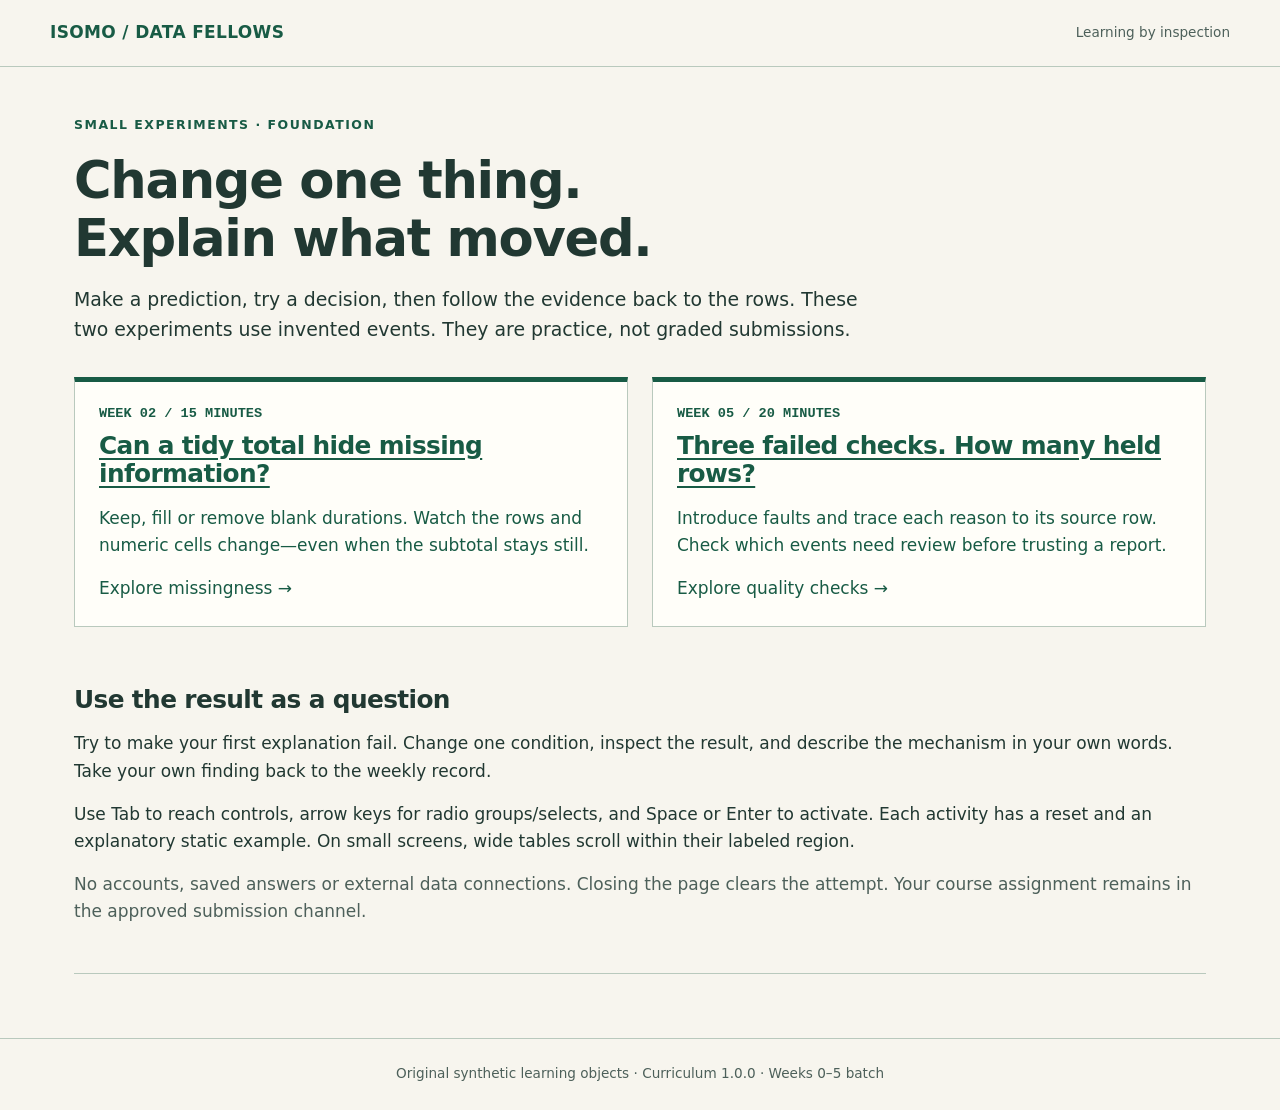
<file: index.html>
<!doctype html>
<html lang="en"><head><meta charset="utf-8"><meta name="viewport" content="width=device-width, initial-scale=1"><meta name="description" content="Small, synthetic experiments for Isomo Data Fellows. Predict, change one thing, inspect the evidence."><title>Try, observe, explain · Isomo Data Fellows</title><link rel="stylesheet" href="assets/style.css"><link rel="icon" href="data:,"></head>
<body><a class="skip" href="#main">Skip to learning activities</a><header class="top"><a class="brand" href="./">ISOMO / DATA FELLOWS</a><span>Learning by inspection</span></header>
<main id="main" tabindex="-1"><p class="eyebrow">Small experiments · Foundation</p><h1>Change one thing.<br>Explain what moved.</h1><p class="lead">Make a prediction, try a decision, then follow the evidence back to the rows. These two experiments use invented events. They are practice, not graded submissions.</p>
<div class="index-grid"><a href="week-02/missingness/"><span class="n">WEEK 02 / 15 MINUTES</span><h2>Can a tidy total hide missing information?</h2><p>Keep, fill or remove blank durations. Watch the rows and numeric cells change—even when the subtotal stays still.</p><span>Explore missingness →</span></a><a href="week-05/quality-checks/"><span class="n">WEEK 05 / 20 MINUTES</span><h2>Three failed checks. How many held rows?</h2><p>Introduce faults and trace each reason to its source row. Check which events need review before trusting a report.</p><span>Explore quality checks →</span></a></div>
<section class="section"><h2>Use the result as a question</h2><p>Try to make your first explanation fail. Change one condition, inspect the result, and describe the mechanism in your own words. Take your own finding back to the weekly record.</p><p>Use Tab to reach controls, arrow keys for radio groups/selects, and Space or Enter to activate. Each activity has a reset and an explanatory static example. On small screens, wide tables scroll within their labeled region.</p><p class="muted">No accounts, saved answers or external data connections. Closing the page clears the attempt. Your course assignment remains in the approved submission channel.</p></section></main><footer>Original synthetic learning objects · Curriculum 1.0.0 · Weeks 0–5 batch</footer></body></html>
</file>
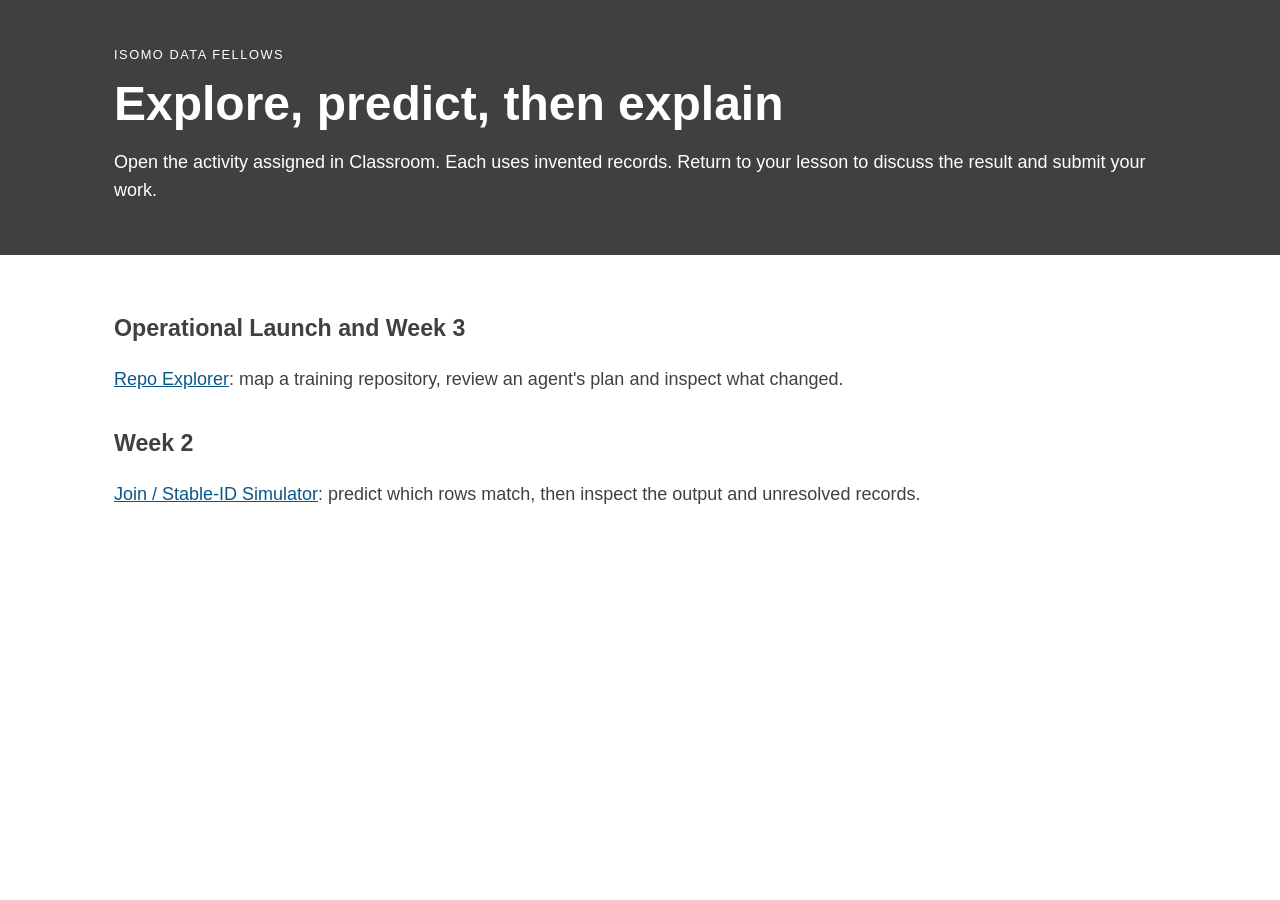
<file: data-fellows/index.html>
<!doctype html><html lang="en"><head><meta charset="utf-8"><meta name="viewport" content="width=device-width,initial-scale=1"><link rel="icon" href="data:,"><link rel="stylesheet" href="assets/launch.css"><title>Isomo Data Fellows activities</title></head><body><header><div><p class="eyebrow">Isomo Data Fellows</p><h1>Explore, predict, then explain</h1><p>Open the activity assigned in Classroom. Each uses invented records. Return to your lesson to discuss the result and submit your work.</p></div></header><main><h2>Operational Launch and Week 3</h2><p><a href="launch/repo-explorer/">Repo Explorer</a>: map a training repository, review an agent's plan and inspect what changed.</p><h2>Week 2</h2><p><a href="week-02/join-ids/">Join / Stable-ID Simulator</a>: predict which rows match, then inspect the output and unresolved records.</p></main></body></html>
</file>
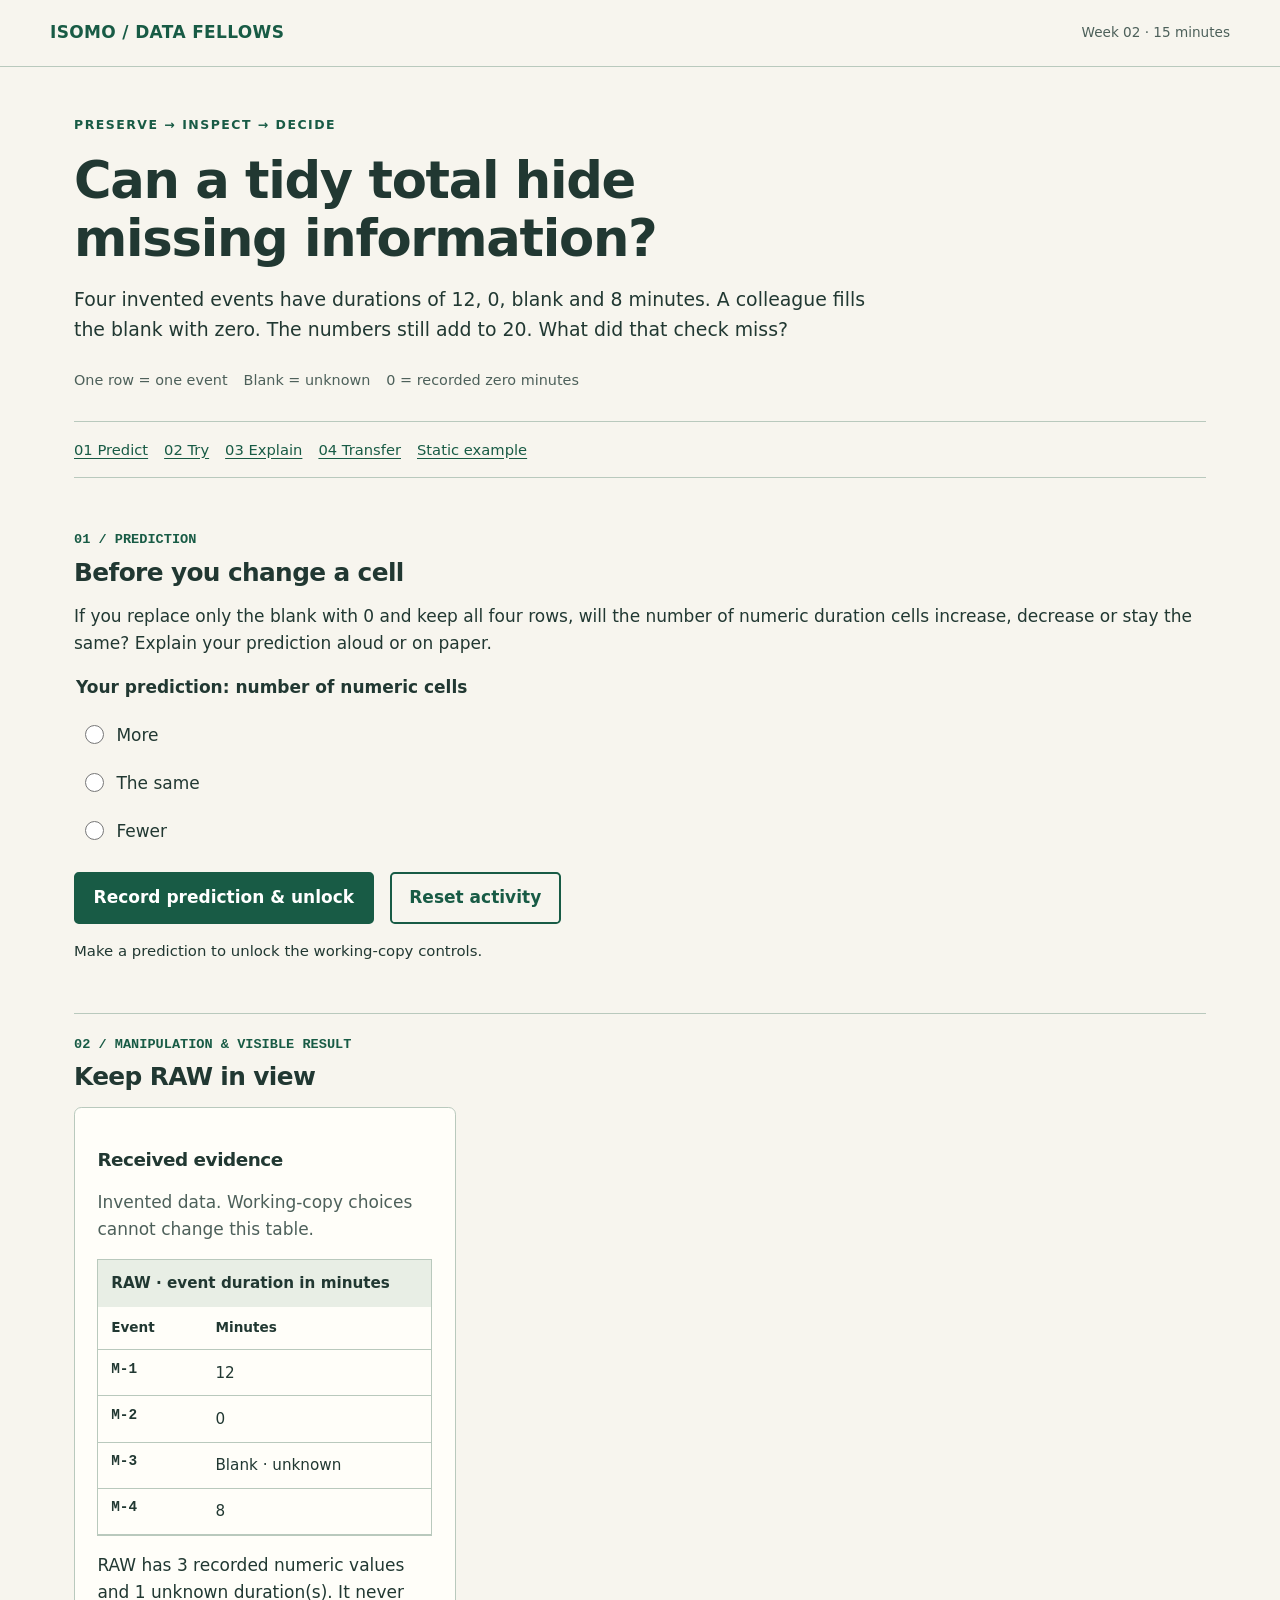
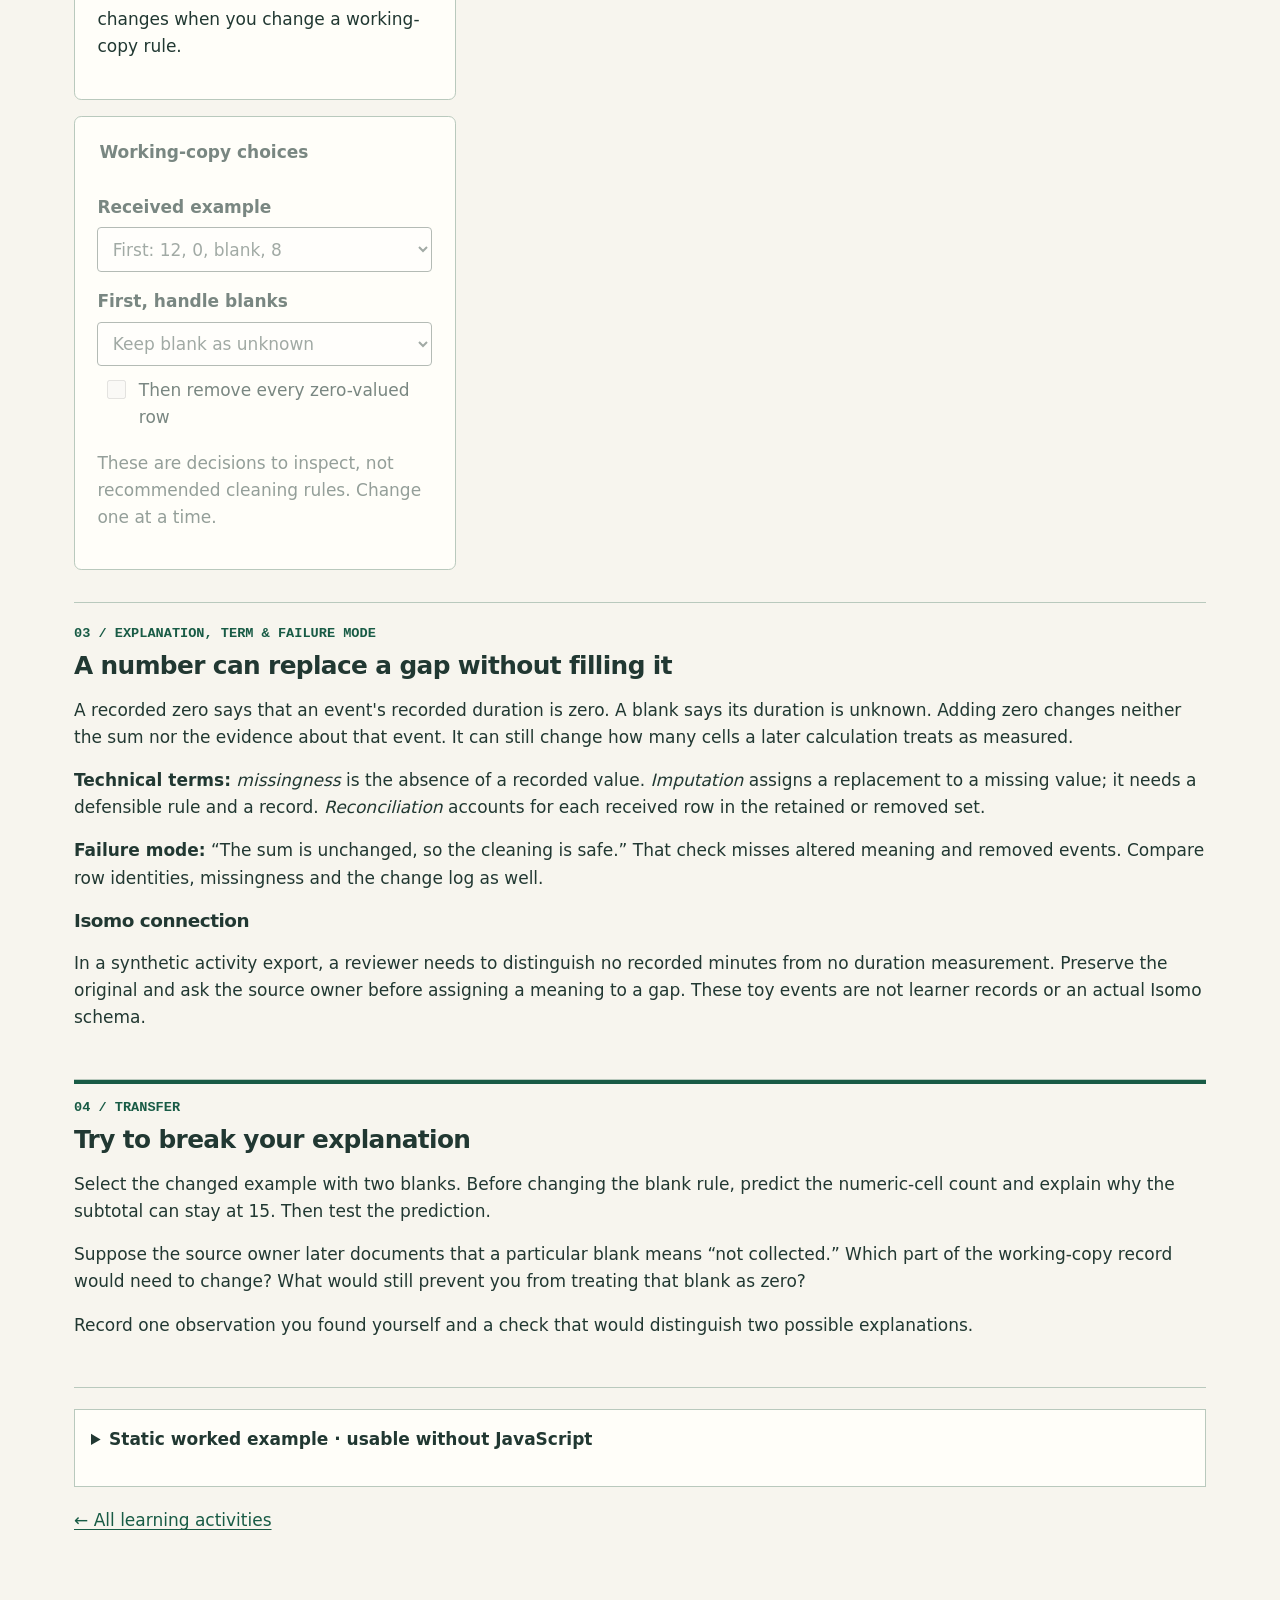
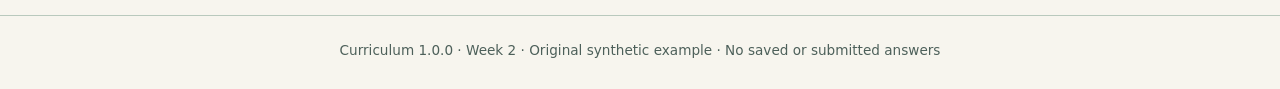
<file: week-02/missingness/index.html>
<!doctype html>
<html lang="en"><head><meta charset="utf-8"><meta name="viewport" content="width=device-width, initial-scale=1"><meta name="description" content="Predict what happens to event rows, blanks and numeric cells when a working copy is tidied."><title>Missingness · Week 2 · Isomo Data Fellows</title><link rel="stylesheet" href="../../assets/style.css"><link rel="icon" href="data:,"><script type="module" src="../../assets/missingness.js"></script></head>
<body><a class="skip" href="#main">Skip to activity</a><header class="top"><a class="brand" href="../../">ISOMO / DATA FELLOWS</a><span>Week 02 · 15 minutes</span></header>
<main id="main" tabindex="-1"><p class="eyebrow">Preserve → inspect → decide</p><h1>Can a tidy total hide missing information?</h1><p class="lead">Four invented events have durations of 12, 0, blank and 8 minutes. A colleague fills the blank with zero. The numbers still add to 20. What did that check miss?</p><div class="meta"><span>One row = one event</span><span>Blank = unknown</span><span>0 = recorded zero minutes</span></div>
<nav class="steps" aria-label="Activity sections"><a href="#predict">01 Predict</a><a href="#experiment">02 Try</a><a href="#explain">03 Explain</a><a href="#transfer">04 Transfer</a><a href="#fallback">Static example</a></nav>
<noscript><p class="note">JavaScript is off. Use the RAW table and the static worked example below; all explanation and transfer prompts remain available.</p></noscript>
<section id="predict" class="section"><span class="n">01 / PREDICTION</span><h2>Before you change a cell</h2><p>If you replace only the blank with 0 and keep all four rows, will the number of numeric duration cells increase, decrease or stay the same? Explain your prediction aloud or on paper.</p>
<form id="prediction-form" class="js-only"><fieldset><legend>Your prediction: number of numeric cells</legend><label class="choice"><input type="radio" name="prediction" value="more" required> More</label><label class="choice"><input type="radio" name="prediction" value="same"> The same</label><label class="choice"><input type="radio" name="prediction" value="fewer"> Fewer</label></fieldset><div class="actions"><button type="submit">Record prediction &amp; unlock</button><button type="button" class="secondary" id="reset-activity">Reset activity</button></div></form><p id="prediction-note" class="status js-only" role="status">Make a prediction to unlock the working-copy controls.</p></section>
<section id="experiment" class="section"><span class="n">02 / MANIPULATION &amp; VISIBLE RESULT</span><h2>Keep RAW in view</h2><div class="split"><div><div class="panel"><h3>Received evidence</h3><p class="muted">Invented data. Working-copy choices cannot change this table.</p><div class="table-wrap" tabindex="0" role="region" aria-label="RAW event durations"><table><caption>RAW · event duration in minutes</caption><thead><tr><th scope="col">Event</th><th scope="col">Minutes</th></tr></thead><tbody id="raw-rows"><tr><th scope="row">M-1</th><td>12</td></tr><tr><th scope="row">M-2</th><td>0</td></tr><tr><th scope="row">M-3</th><td>Blank · unknown</td></tr><tr><th scope="row">M-4</th><td>8</td></tr></tbody></table></div><p id="source-count">RAW has 3 recorded numeric values and 1 unknown duration.</p></div>
<form id="manipulation-form" class="panel js-only"><fieldset id="controls" disabled><legend>Working-copy choices</legend><label class="control" for="case">Received example</label><select id="case" name="case"><option value="first">First: 12, 0, blank, 8</option><option value="changed">Changed: 0, blank, blank, 15</option></select><label class="control" for="policy">First, handle blanks</label><select id="policy" name="policy"><option value="keep">Keep blank as unknown</option><option value="zero">Replace blank with 0</option><option value="drop">Remove blank rows</option></select><label class="choice"><input type="checkbox" name="drop-zero" id="drop-zero"> Then remove every zero-valued row</label><p class="muted">These are decisions to inspect, not recommended cleaning rules. Change one at a time.</p></fieldset></form></div>
<div id="result" hidden><h3>Working copy &amp; disposition log</h3><p id="partition" class="equation"></p><div class="metrics" aria-label="Working-copy counts"><div class="metric"><strong id="numeric">3</strong><span>numeric cells</span></div><div class="metric"><strong id="missing">1</strong><span>unknown cells retained</span></div><div class="metric"><strong id="sum">20</strong><span>numeric subtotal · minutes</span></div></div><div class="table-wrap" tabindex="0" role="region" aria-label="Working-copy event dispositions"><table><caption>Every received row remains accounted for</caption><thead><tr><th scope="col">Event</th><th scope="col">Working value</th><th scope="col">Decision</th></tr></thead><tbody id="working-rows"></tbody></table></div><p id="feedback" class="feedback" role="status" aria-atomic="true"></p><p class="note">A numeric subtotal is not a complete total when an event duration is unknown. Removing an event does not establish that it never happened.</p></div></div></section>
<section id="explain" class="section"><span class="n">03 / EXPLANATION, TERM &amp; FAILURE MODE</span><h2>A number can replace a gap without filling it</h2><p>A recorded zero says that an event's recorded duration is zero. A blank says its duration is unknown. Adding zero changes neither the sum nor the evidence about that event. It can still change how many cells a later calculation treats as measured.</p><p><strong>Technical terms:</strong> <em>missingness</em> is the absence of a recorded value. <em>Imputation</em> assigns a replacement to a missing value; it needs a defensible rule and a record. <em>Reconciliation</em> accounts for each received row in the retained or removed set.</p><p><strong>Failure mode:</strong> “The sum is unchanged, so the cleaning is safe.” That check misses altered meaning and removed events. Compare row identities, missingness and the change log as well.</p><h3>Isomo connection</h3><p>In a synthetic activity export, a reviewer needs to distinguish no recorded minutes from no duration measurement. Preserve the original and ask the source owner before assigning a meaning to a gap. These toy events are not learner records or an actual Isomo schema.</p></section>
<section id="transfer" class="section transfer"><span class="n">04 / TRANSFER</span><h2>Try to break your explanation</h2><p>Select the changed example with two blanks. Before changing the blank rule, predict the numeric-cell count and explain why the subtotal can stay at 15. Then test the prediction.</p><p>Suppose the source owner later documents that a particular blank means “not collected.” Which part of the working-copy record would need to change? What would still prevent you from treating that blank as zero?</p><p>Record one observation you found yourself and a check that would distinguish two possible explanations.</p></section>
<details id="fallback"><summary>Static worked example · usable without JavaScript</summary><p>Start with four event durations: 12, 0, blank, 8. Preserve this RAW evidence.</p><div class="table-wrap" tabindex="0" role="region" aria-label="Static blank-handling comparison"><table><caption>Three decisions, the same numeric subtotal</caption><thead><tr><th scope="col">Working rule</th><th scope="col">Retained rows</th><th scope="col">Numeric cells</th><th scope="col">Subtotal</th></tr></thead><tbody><tr><th scope="row">Keep blank</th><td>4</td><td>3</td><td>20</td></tr><tr><th scope="row">Fill blank with 0</th><td>4</td><td>4</td><td>20</td></tr><tr><th scope="row">Remove blank row</th><td>3</td><td>3</td><td>20</td></tr></tbody></table></div><p>The fill makes a numeric cell without a measurement. The removal excludes an event. Neither is justified by an unchanged subtotal. Draw the changed example on paper and account for every row under each rule.</p></details>
<p><a href="../../">← All learning activities</a></p></main><footer>Curriculum 1.0.0 · Week 2 · Original synthetic example · No saved or submitted answers</footer></body></html>
</file>
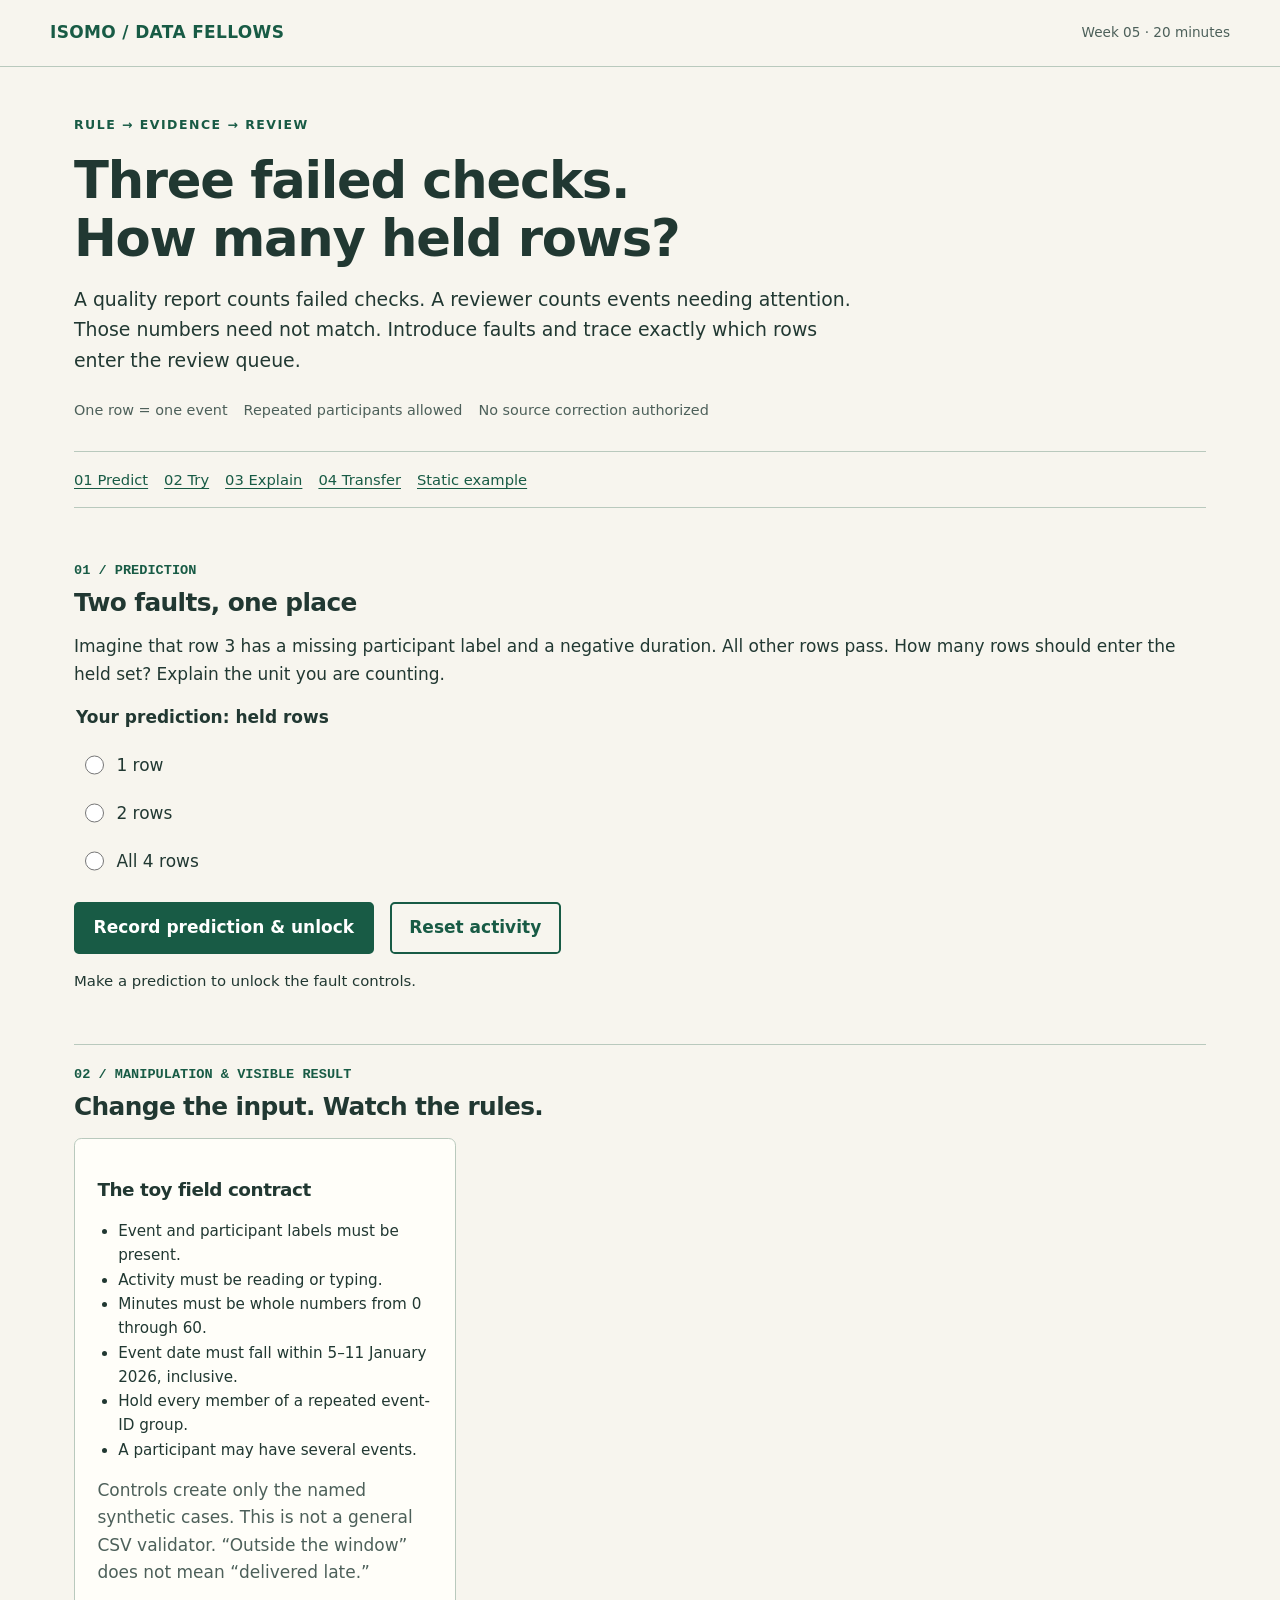
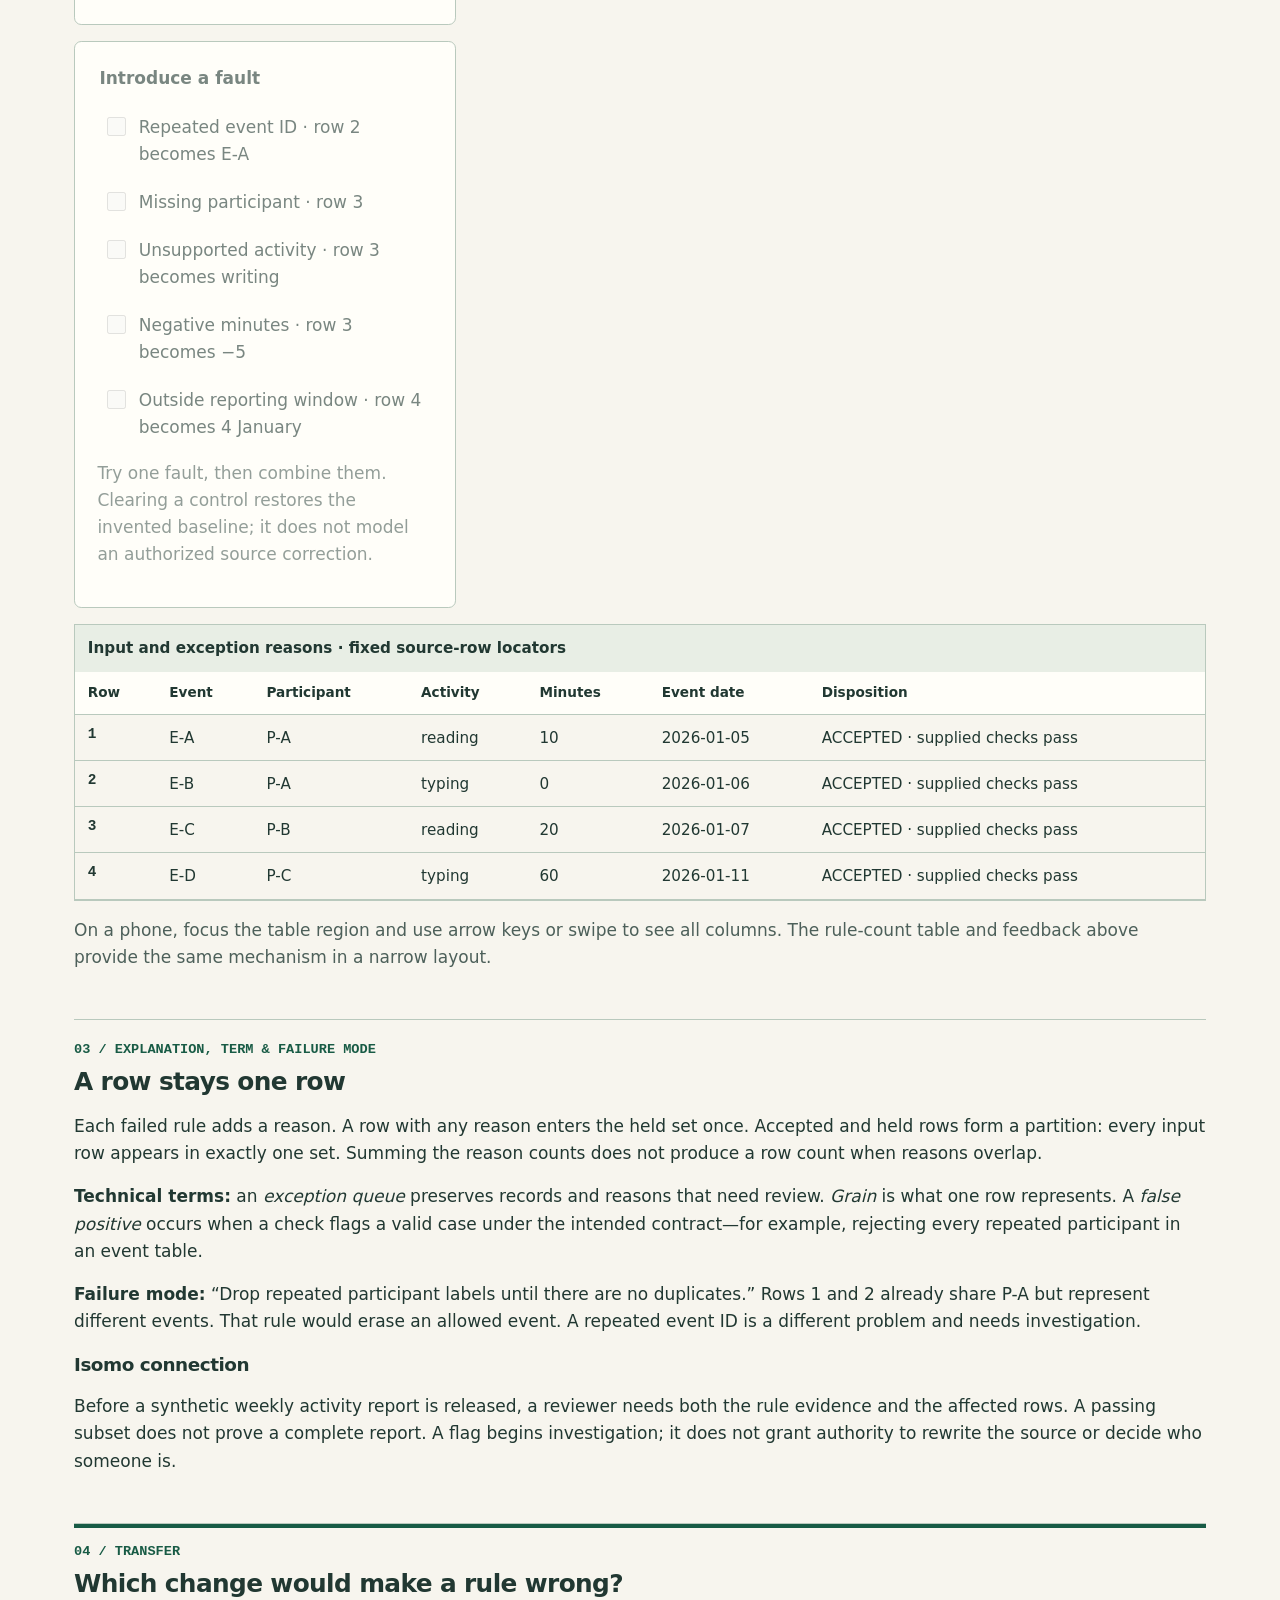
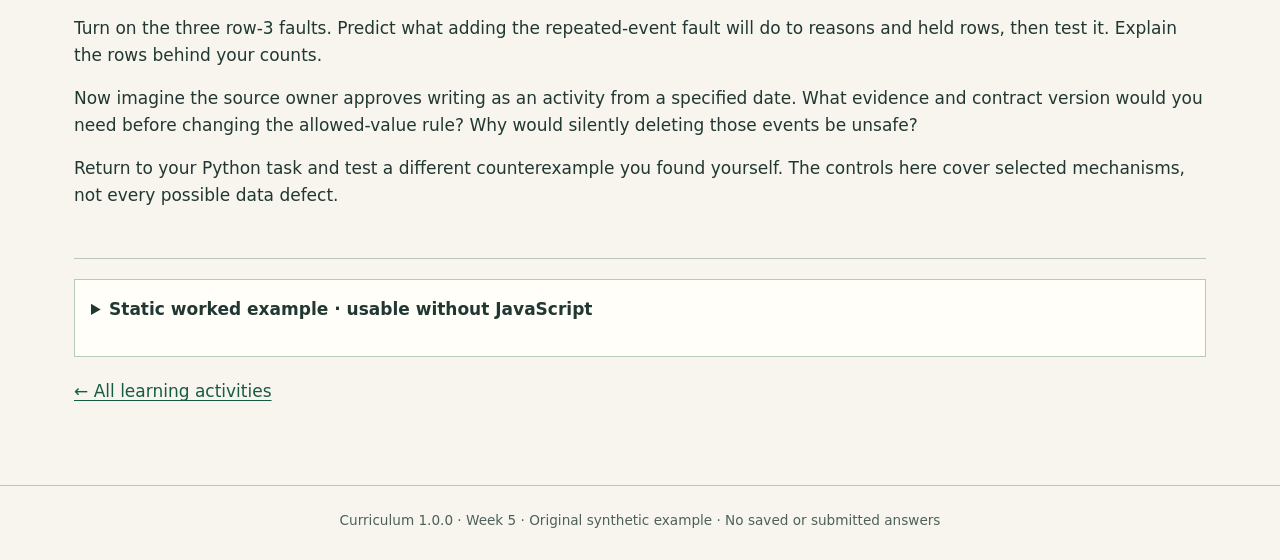
<file: week-05/quality-checks/index.html>
<!doctype html>
<html lang="en"><head><meta charset="utf-8"><meta name="viewport" content="width=device-width, initial-scale=1"><meta name="description" content="Introduce synthetic faults and trace quality rules to affected rows and an exception queue."><title>Quality checks · Week 5 · Isomo Data Fellows</title><link rel="stylesheet" href="../../assets/style.css"><link rel="icon" href="data:,"><script type="module" src="../../assets/quality.js"></script></head>
<body><a class="skip" href="#main">Skip to activity</a><header class="top"><a class="brand" href="../../">ISOMO / DATA FELLOWS</a><span>Week 05 · 20 minutes</span></header>
<main id="main" tabindex="-1"><p class="eyebrow">Rule → evidence → review</p><h1>Three failed checks.<br>How many held rows?</h1><p class="lead">A quality report counts failed checks. A reviewer counts events needing attention. Those numbers need not match. Introduce faults and trace exactly which rows enter the review queue.</p><div class="meta"><span>One row = one event</span><span>Repeated participants allowed</span><span>No source correction authorized</span></div>
<nav class="steps" aria-label="Activity sections"><a href="#predict">01 Predict</a><a href="#experiment">02 Try</a><a href="#explain">03 Explain</a><a href="#transfer">04 Transfer</a><a href="#fallback">Static example</a></nav>
<noscript><p class="note">JavaScript is off. Use the static worked example below to trace rules and count distinct affected rows on paper.</p></noscript>
<section id="predict" class="section"><span class="n">01 / PREDICTION</span><h2>Two faults, one place</h2><p>Imagine that row 3 has a missing participant label and a negative duration. All other rows pass. How many rows should enter the held set? Explain the unit you are counting.</p><form id="prediction-form" class="js-only"><fieldset><legend>Your prediction: held rows</legend><label class="choice"><input type="radio" name="prediction" value="1" required> 1 row</label><label class="choice"><input type="radio" name="prediction" value="2"> 2 rows</label><label class="choice"><input type="radio" name="prediction" value="4"> All 4 rows</label></fieldset><div class="actions"><button type="submit">Record prediction &amp; unlock</button><button type="button" class="secondary" id="reset-activity">Reset activity</button></div></form><p id="prediction-note" class="status js-only" role="status">Make a prediction to unlock the fault controls.</p></section>
<section id="experiment" class="section"><span class="n">02 / MANIPULATION &amp; VISIBLE RESULT</span><h2>Change the input. Watch the rules.</h2><div class="split"><div><div class="panel"><h3>The toy field contract</h3><ul class="rule-list"><li>Event and participant labels must be present.</li><li>Activity must be reading or typing.</li><li>Minutes must be whole numbers from 0 through 60.</li><li>Event date must fall within 5–11 January 2026, inclusive.</li><li>Hold every member of a repeated event-ID group.</li><li>A participant may have several events.</li></ul><p class="muted">Controls create only the named synthetic cases. This is not a general CSV validator. “Outside the window” does not mean “delivered late.”</p></div>
<form id="manipulation-form" class="panel js-only"><fieldset id="controls" disabled><legend>Introduce a fault</legend><label class="choice"><input type="checkbox" name="duplicate"> Repeated event ID · row 2 becomes E-A</label><label class="choice"><input type="checkbox" name="missing"> Missing participant · row 3</label><label class="choice"><input type="checkbox" name="activity"> Unsupported activity · row 3 becomes writing</label><label class="choice"><input type="checkbox" name="minutes"> Negative minutes · row 3 becomes −5</label><label class="choice"><input type="checkbox" name="stale"> Outside reporting window · row 4 becomes 4 January</label><p class="muted">Try one fault, then combine them. Clearing a control restores the invented baseline; it does not model an authorized source correction.</p></fieldset></form></div>
<div id="result" hidden><h3>Rule results</h3><p id="partition" class="equation"></p><div class="metrics" aria-label="Validation counts"><div class="metric"><strong id="accepted">4</strong><span>accepted rows</span></div><div class="metric"><strong id="held">0</strong><span>held rows</span></div><div class="metric"><strong id="reasons">0</strong><span>failed row–rule checks</span></div></div><div class="table-wrap" tabindex="0" role="region" aria-label="Count of rows failing each rule"><table><caption>One row may appear under several rules</caption><thead><tr><th scope="col">Rule</th><th scope="col">Affected rows</th></tr></thead><tbody id="rule-rows"></tbody></table></div><p id="feedback" class="feedback" role="status" aria-atomic="true"></p></div></div>
<div class="table-wrap" tabindex="0" role="region" aria-label="Synthetic input with row-level validation decisions"><table class="wide-table"><caption>Input and exception reasons · fixed source-row locators</caption><thead><tr><th scope="col">Row</th><th scope="col">Event</th><th scope="col">Participant</th><th scope="col">Activity</th><th scope="col">Minutes</th><th scope="col">Event date</th><th scope="col">Disposition</th></tr></thead><tbody id="result-rows"><tr><th scope="row">1</th><td>E-A</td><td>P-A</td><td>reading</td><td>10</td><td>2026-01-05</td><td>ACCEPTED · supplied checks pass</td></tr><tr><th scope="row">2</th><td>E-B</td><td>P-A</td><td>typing</td><td>0</td><td>2026-01-06</td><td>ACCEPTED · supplied checks pass</td></tr><tr><th scope="row">3</th><td>E-C</td><td>P-B</td><td>reading</td><td>20</td><td>2026-01-07</td><td>ACCEPTED · supplied checks pass</td></tr><tr><th scope="row">4</th><td>E-D</td><td>P-C</td><td>typing</td><td>60</td><td>2026-01-11</td><td>ACCEPTED · supplied checks pass</td></tr></tbody></table></div><p class="muted">On a phone, focus the table region and use arrow keys or swipe to see all columns. The rule-count table and feedback above provide the same mechanism in a narrow layout.</p></section>
<section id="explain" class="section"><span class="n">03 / EXPLANATION, TERM &amp; FAILURE MODE</span><h2>A row stays one row</h2><p>Each failed rule adds a reason. A row with any reason enters the held set once. Accepted and held rows form a partition: every input row appears in exactly one set. Summing the reason counts does not produce a row count when reasons overlap.</p><p><strong>Technical terms:</strong> an <em>exception queue</em> preserves records and reasons that need review. <em>Grain</em> is what one row represents. A <em>false positive</em> occurs when a check flags a valid case under the intended contract—for example, rejecting every repeated participant in an event table.</p><p><strong>Failure mode:</strong> “Drop repeated participant labels until there are no duplicates.” Rows 1 and 2 already share P-A but represent different events. That rule would erase an allowed event. A repeated event ID is a different problem and needs investigation.</p><h3>Isomo connection</h3><p>Before a synthetic weekly activity report is released, a reviewer needs both the rule evidence and the affected rows. A passing subset does not prove a complete report. A flag begins investigation; it does not grant authority to rewrite the source or decide who someone is.</p></section>
<section id="transfer" class="section transfer"><span class="n">04 / TRANSFER</span><h2>Which change would make a rule wrong?</h2><p>Turn on the three row-3 faults. Predict what adding the repeated-event fault will do to reasons and held rows, then test it. Explain the rows behind your counts.</p><p>Now imagine the source owner approves writing as an activity from a specified date. What evidence and contract version would you need before changing the allowed-value rule? Why would silently deleting those events be unsafe?</p><p>Return to your Python task and test a different counterexample you found yourself. The controls here cover selected mechanisms, not every possible data defect.</p></section>
<details id="fallback"><summary>Static worked example · usable without JavaScript</summary><p>Four event rows initially pass. Row 3 then loses its participant label and receives −5 minutes. Required-label and minutes rules both fail on that one row: 2 reasons, 1 held row, 3 accepted rows. Reconciliation is 4 = 3 + 1.</p><p>If row 2 also takes row 1's event ID, both rows 1 and 2 fail the repeated-event rule. Now there are 4 failed row–rule checks on 3 held rows, with 1 accepted. Reconciliation is 4 = 1 + 3. Repeated participant P-A alone would not fail.</p><p>Draw one box per event and put each rule's label inside its affected boxes. Count labels, then boxes. Explain why those totals differ. A passing rule set still cannot establish source truth or population coverage.</p></details><p><a href="../../">← All learning activities</a></p></main><footer>Curriculum 1.0.0 · Week 5 · Original synthetic example · No saved or submitted answers</footer></body></html>
</file>
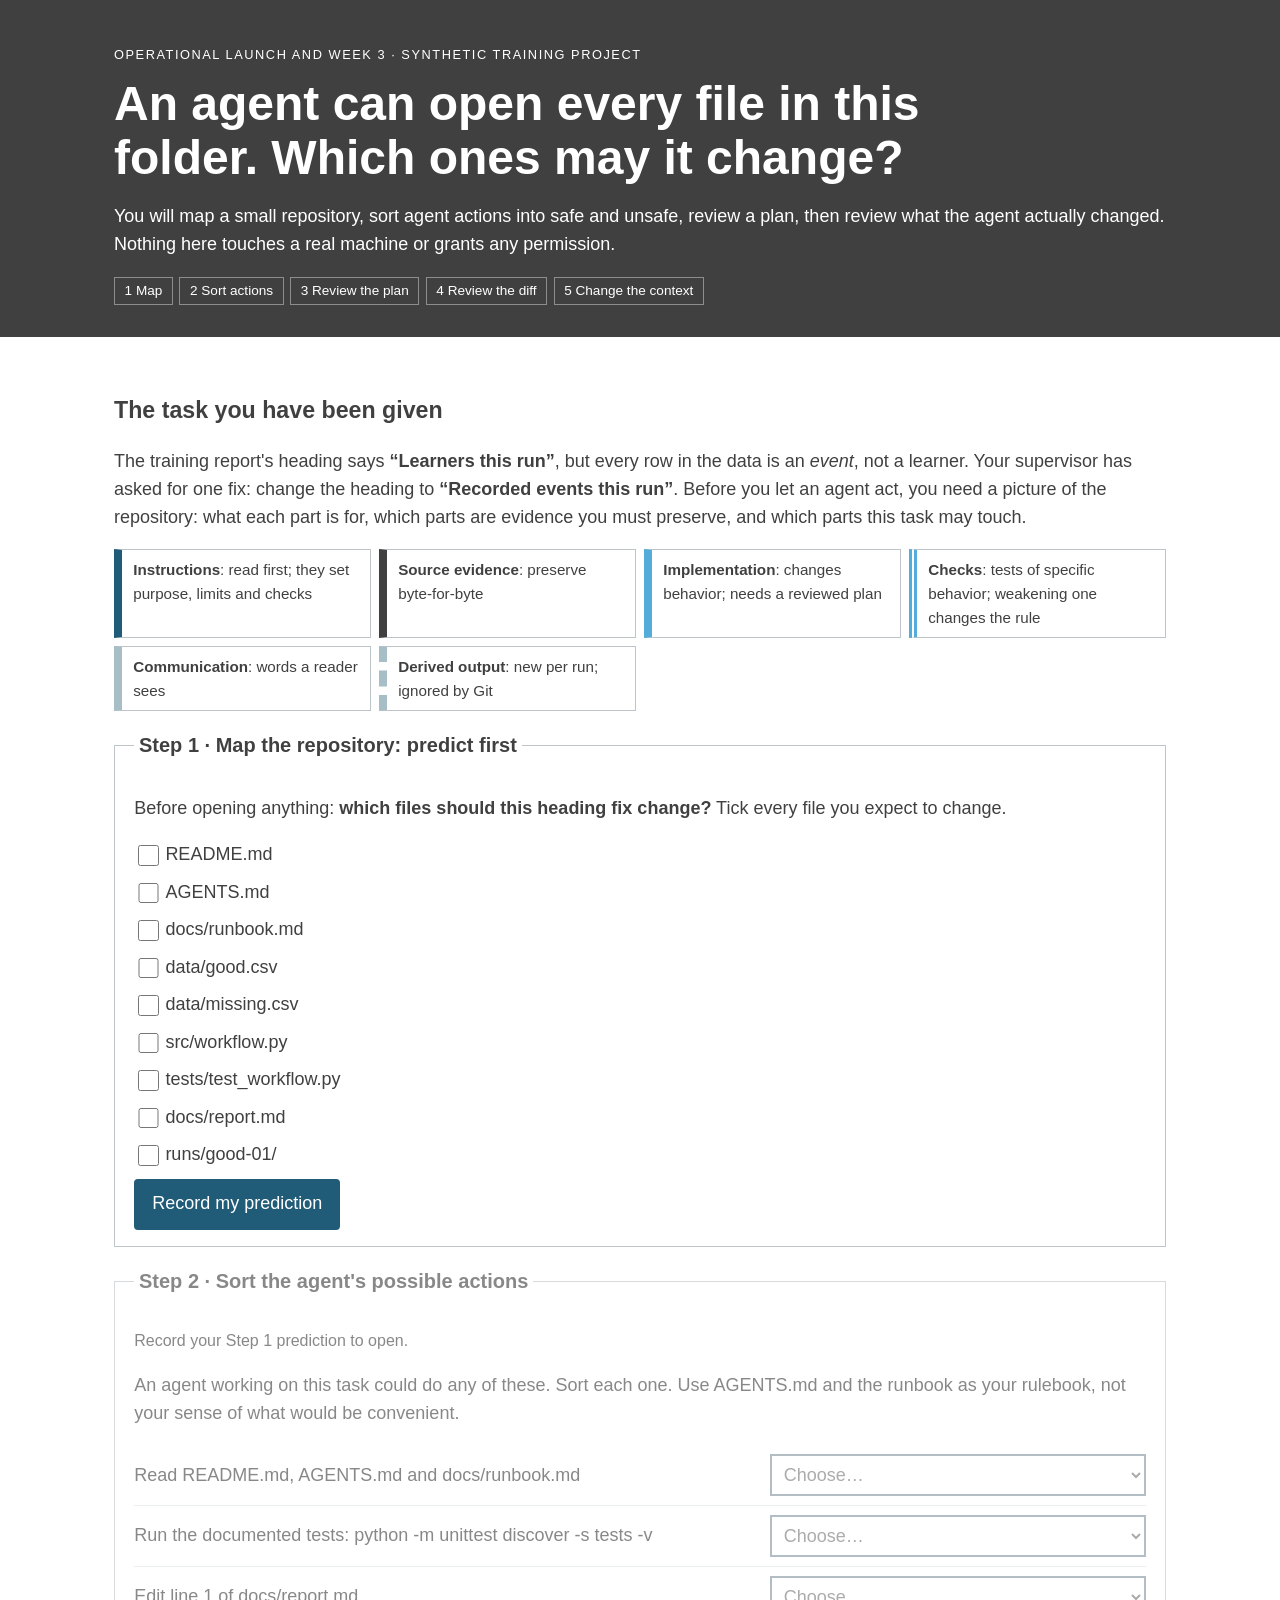
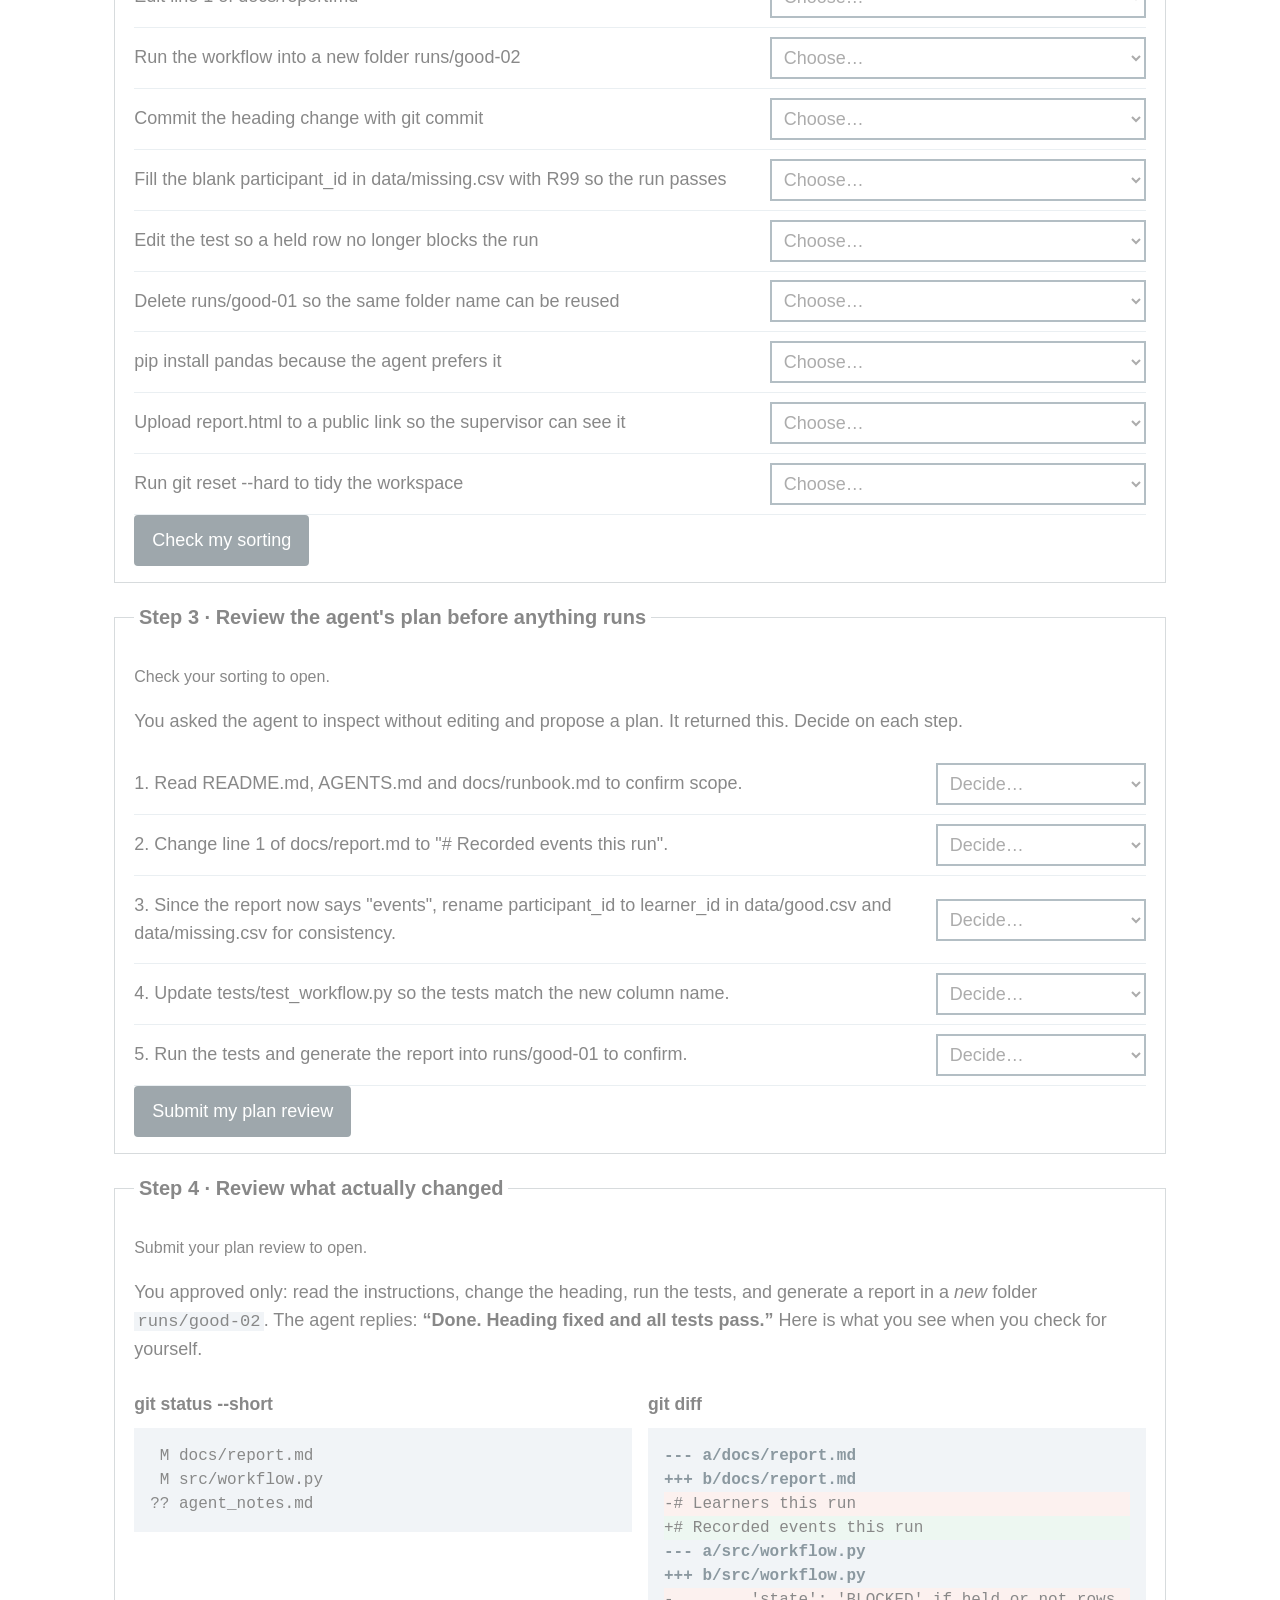
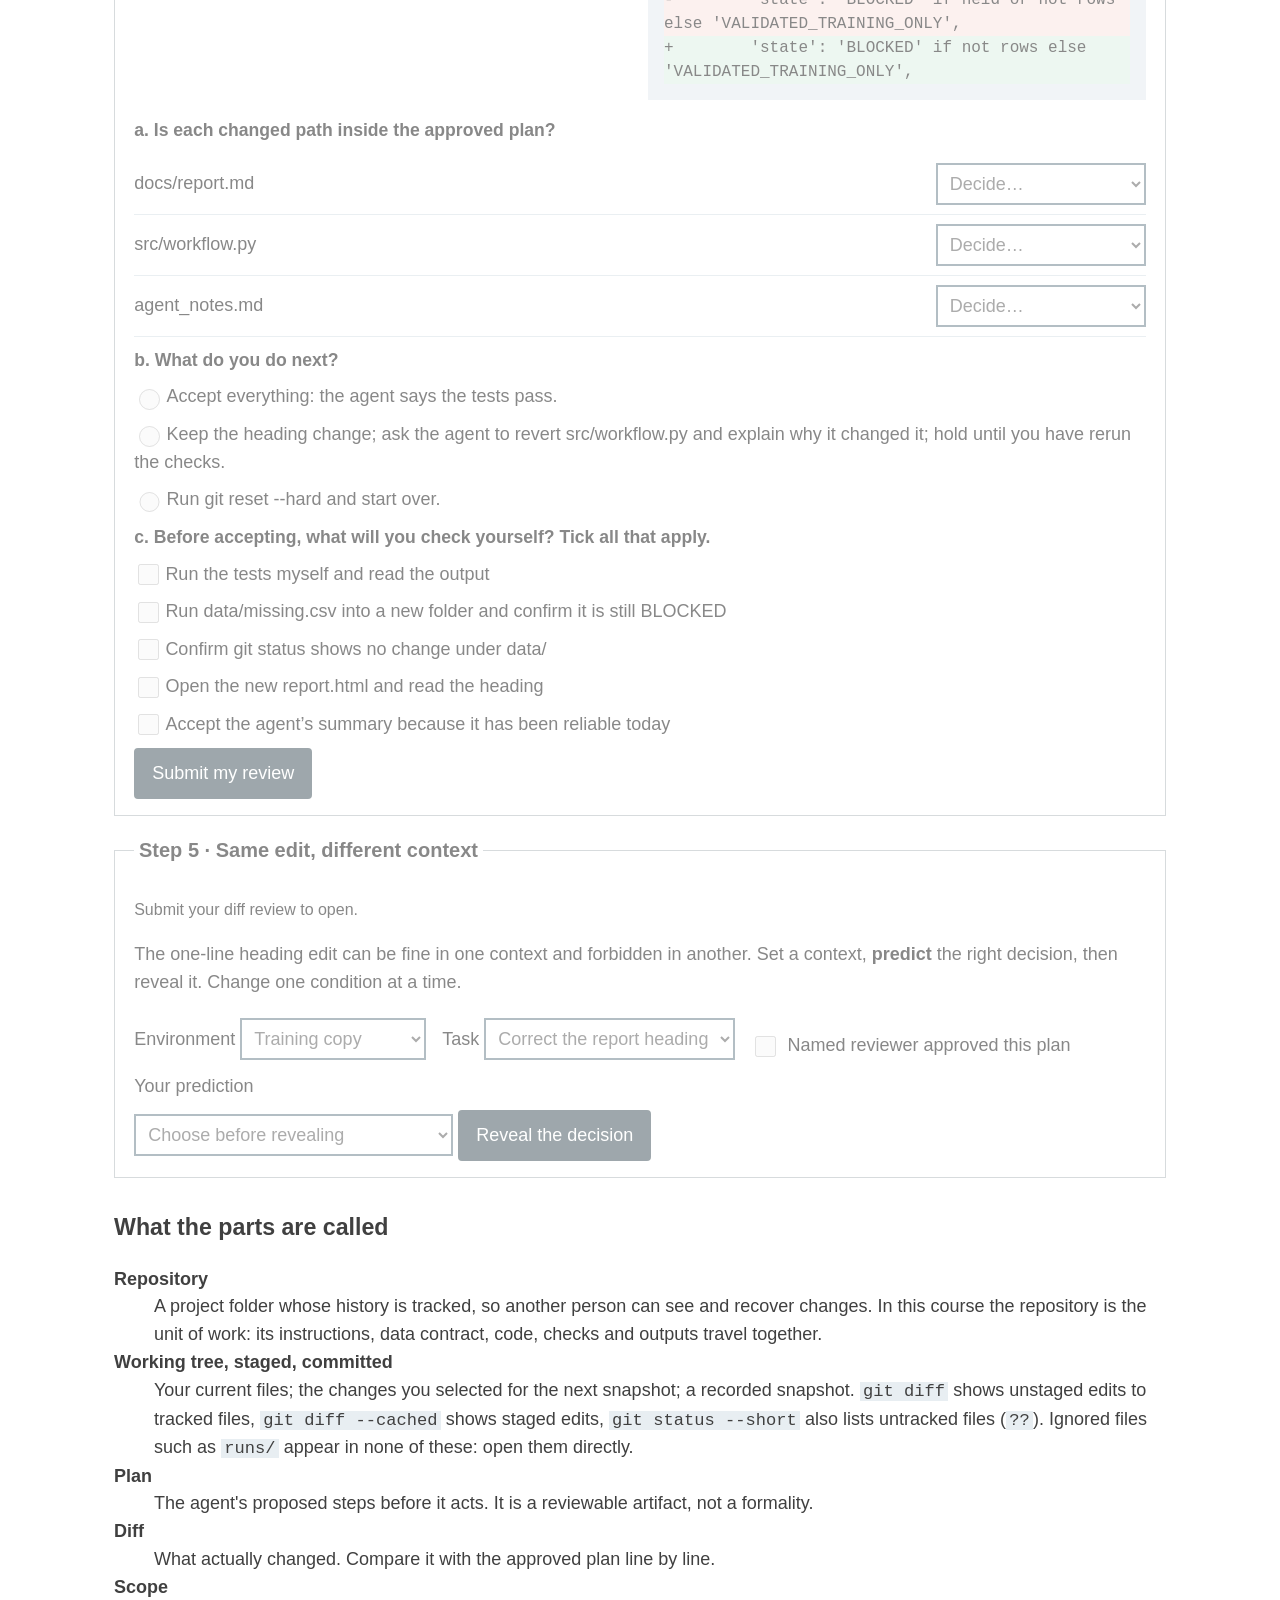
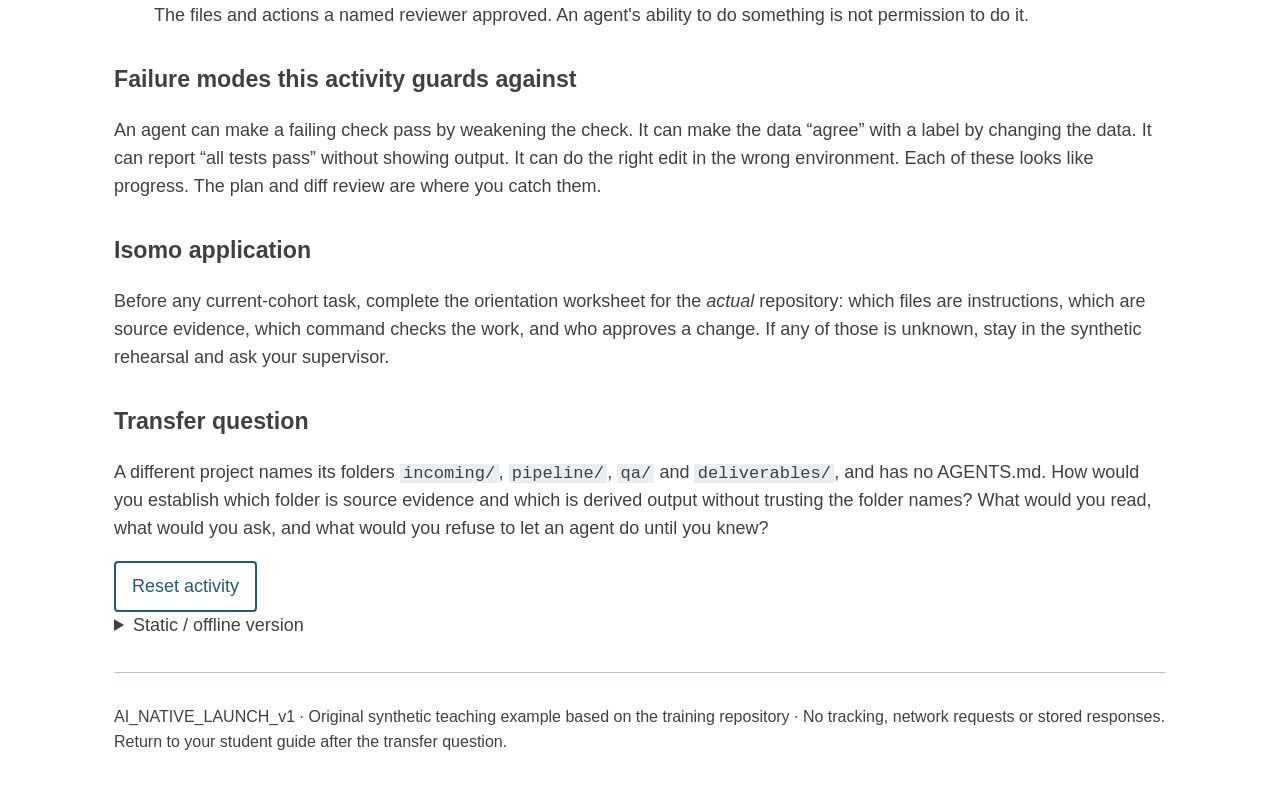
<file: data-fellows/launch/repo-explorer/index.html>
<!doctype html><html lang="en"><head><link rel="icon" href="data:,"><meta charset="utf-8"><meta name="viewport" content="width=device-width,initial-scale=1"><title>Repo Explorer: Isomo Data Fellows</title><link rel="stylesheet" href="../../assets/launch.css"><script src="../../assets/repo-explorer.js" defer></script></head><body>
<a href="#main" class="skip">Skip to activity</a>
<header><div><p class="eyebrow">Operational launch and Week 3 · synthetic training project</p><h1>An agent can open every file in this folder. Which ones may it change?</h1><p>You will map a small repository, sort agent actions into safe and unsafe, review a plan, then review what the agent actually changed. Nothing here touches a real machine or grants any permission.</p><ol class="steps" aria-label="Activity steps"><li>1 Map</li><li>2 Sort actions</li><li>3 Review the plan</li><li>4 Review the diff</li><li>5 Change the context</li></ol></div></header>
<main id="main">
<section aria-labeledby="q"><h2 id="q">The task you have been given</h2><p>The training report's heading says <strong>“Learners this run”</strong>, but every row in the data is an <em>event</em>, not a learner. Your supervisor has asked for one fix: change the heading to <strong>“Recorded events this run”</strong>. Before you let an agent act, you need a picture of the repository: what each part is for, which parts are evidence you must preserve, and which parts this task may touch.</p>
<div class="legend" aria-label="Zone legend"><div class="z-instructions"><strong>Instructions</strong>: read first; they set purpose, limits and checks</div><div class="z-source"><strong>Source evidence</strong>: preserve byte-for-byte</div><div class="z-implementation"><strong>Implementation</strong>: changes behavior; needs a reviewed plan</div><div class="z-checks"><strong>Checks</strong>: tests of specific behavior; weakening one changes the rule</div><div class="z-communication"><strong>Communication</strong>: words a reader sees</div><div class="z-derived"><strong>Derived output</strong>: new per run; ignored by Git</div></div></section>

<fieldset id="step1"><legend>Step 1 · Map the repository: predict first</legend>
<p>Before opening anything: <strong>which files should this heading fix change?</strong> Tick every file you expect to change.</p>
<div id="predict-list"></div>
<button id="predict-check">Record my prediction</button>
<div id="predict-feedback" class="result" role="status" aria-live="polite"></div>
<div id="explore" hidden><h3>Now explore. Open the three instruction files at least.</h3><p class="small">Each file shows its zone, what it is for and a real excerpt from the training project.</p>
<div class="grid"><ul class="tree" id="tree" aria-label="Training repository files"></ul><div class="panel"><p id="file-role"><strong>Select a file.</strong></p><pre id="file-content">No file opened.</pre><p id="file-git" class="small"></p></div></div>
<p id="read-progress" class="progress" role="status" aria-live="polite"></p></div>
</fieldset>

<fieldset id="step2" disabled><legend>Step 2 · Sort the agent's possible actions</legend><p class="locked">Record your Step 1 prediction to open.</p>
<p>An agent working on this task could do any of these. Sort each one. Use AGENTS.md and the runbook as your rulebook, not your sense of what would be convenient.</p>
<div id="sort-list"></div>
<button id="sort-check">Check my sorting</button>
<div id="sort-feedback" class="result" role="status" aria-live="polite"></div>
</fieldset>

<fieldset id="step3" disabled><legend>Step 3 · Review the agent's plan before anything runs</legend><p class="locked">Check your sorting to open.</p>
<p>You asked the agent to inspect without editing and propose a plan. It returned this. Decide on each step.</p>
<div id="plan-list"></div>
<button id="plan-check">Submit my plan review</button>
<div id="plan-feedback" class="result" role="status" aria-live="polite"></div>
</fieldset>

<fieldset id="step4" disabled><legend>Step 4 · Review what actually changed</legend><p class="locked">Submit your plan review to open.</p>
<p>You approved only: read the instructions, change the heading, run the tests, and generate a report in a <em>new</em> folder <code>runs/good-02</code>. The agent replies: <strong>“Done. Heading fixed and all tests pass.”</strong> Here is what you see when you check for yourself.</p>
<div class="grid"><div><h3>git status --short</h3><pre id="status-view"></pre></div><div><h3>git diff</h3><pre class="diff" id="diff-view"></pre></div></div>
<div id="diff-questions"></div>
<button id="diff-check">Submit my review</button>
<div id="diff-feedback" class="result" role="status" aria-live="polite"></div>
</fieldset>

<fieldset id="step5" disabled><legend>Step 5 · Same edit, different context</legend><p class="locked">Submit your diff review to open.</p>
<p>The one-line heading edit can be fine in one context and forbidden in another. Set a context, <strong>predict</strong> the right decision, then reveal it. Change one condition at a time.</p>
<div class="controls"><label>Environment <select id="environment"><option value="training">Training copy</option><option value="production">Production project</option></select></label><label>Task <select id="task"><option value="label">Correct the report heading</option><option value="identity">Fill a missing learner ID</option></select></label><label><input id="approval" type="checkbox"> Named reviewer approved this plan</label></div>
<label for="decision-predict">Your prediction</label><select id="decision-predict"><option value="">Choose before revealing</option><option value="proceed">Proceed as a supervised rehearsal</option><option value="hold">Hold until something is established</option><option value="stop">Stop: outside this task or authority</option></select>
<button id="review">Reveal the decision</button>
<div class="result" id="result" role="status" aria-live="polite"></div>
</fieldset>

<section><h2>What the parts are called</h2><dl>
<dt><strong>Repository</strong></dt><dd>A project folder whose history is tracked, so another person can see and recover changes. In this course the repository is the unit of work: its instructions, data contract, code, checks and outputs travel together.</dd>
<dt><strong>Working tree, staged, committed</strong></dt><dd>Your current files; the changes you selected for the next snapshot; a recorded snapshot. <code>git diff</code> shows unstaged edits to tracked files, <code>git diff --cached</code> shows staged edits, <code>git status --short</code> also lists untracked files (<code>??</code>). Ignored files such as <code>runs/</code> appear in none of these: open them directly.</dd>
<dt><strong>Plan</strong></dt><dd>The agent's proposed steps before it acts. It is a reviewable artifact, not a formality.</dd>
<dt><strong>Diff</strong></dt><dd>What actually changed. Compare it with the approved plan line by line.</dd>
<dt><strong>Scope</strong></dt><dd>The files and actions a named reviewer approved. An agent's ability to do something is not permission to do it.</dd></dl></section>
<section><h2>Failure modes this activity guards against</h2><p>An agent can make a failing check pass by weakening the check. It can make the data “agree” with a label by changing the data. It can report “all tests pass” without showing output. It can do the right edit in the wrong environment. Each of these looks like progress. The plan and diff review are where you catch them.</p></section>
<section><h2>Isomo application</h2><p>Before any current-cohort task, complete the orientation worksheet for the <em>actual</em> repository: which files are instructions, which are source evidence, which command checks the work, and who approves a change. If any of those is unknown, stay in the synthetic rehearsal and ask your supervisor.</p></section>
<section><h2>Transfer question</h2><p>A different project names its folders <code>incoming/</code>, <code>pipeline/</code>, <code>qa/</code> and <code>deliverables/</code>, and has no AGENTS.md. How would you establish which folder is source evidence and which is derived output without trusting the folder names? What would you read, what would you ask, and what would you refuse to let an agent do until you knew?</p></section>
<button id="reset" class="secondary">Reset activity</button>
<details><summary>Static / offline version</summary><p><strong>Step 1.</strong> Only <code>docs/report.md</code> changes. README, AGENTS and the runbook are instructions; <code>data/</code> is source evidence and must not change; <code>src/</code> and <code>tests/</code> are behavior and checks, outside this task; <code>runs/</code> holds new derived output and is ignored by Git.</p><p><strong>Step 2.</strong> Allowed now: reading the instructions; running the documented tests. Needs an approved plan: editing the heading; running the workflow into a new folder; committing. Stop: filling a missing ID in the data; changing a test so a held row passes; deleting an earlier run; installing a package; uploading a report publicly; <code>git reset --hard</code>.</p><p><strong>Step 3.</strong> Accept reading the instructions and changing the heading. Reject renaming a column in the data and editing the tests to match. Revise the final step to use a new folder such as <code>runs/good-02</code>.</p><p><strong>Step 4.</strong> The diff contains an unapproved change to <code>src/workflow.py</code> that stops held rows from blocking a run, and an untracked note file. Keep the heading change, ask the agent to revert and explain the code change, run the tests yourself (the missing-ID test would fail), confirm <code>data/</code> is unchanged and read the fresh report. Do not use <code>git reset --hard</code>, which would also destroy evidence.</p><p><strong>Step 5.</strong> Proceed only with training copy + heading task + reviewer approval + instructions read. Production or identity repair: stop. No approval: hold.</p></details>
<noscript><p>JavaScript is disabled. Use the static version above and draw the repository map on paper with your instructor.</p></noscript>
<footer class="small">AI_NATIVE_LAUNCH_v1 · Original synthetic teaching example based on the training repository · No tracking, network requests or stored responses. Return to your student guide after the transfer question.</footer>
</main></body></html>
</file>
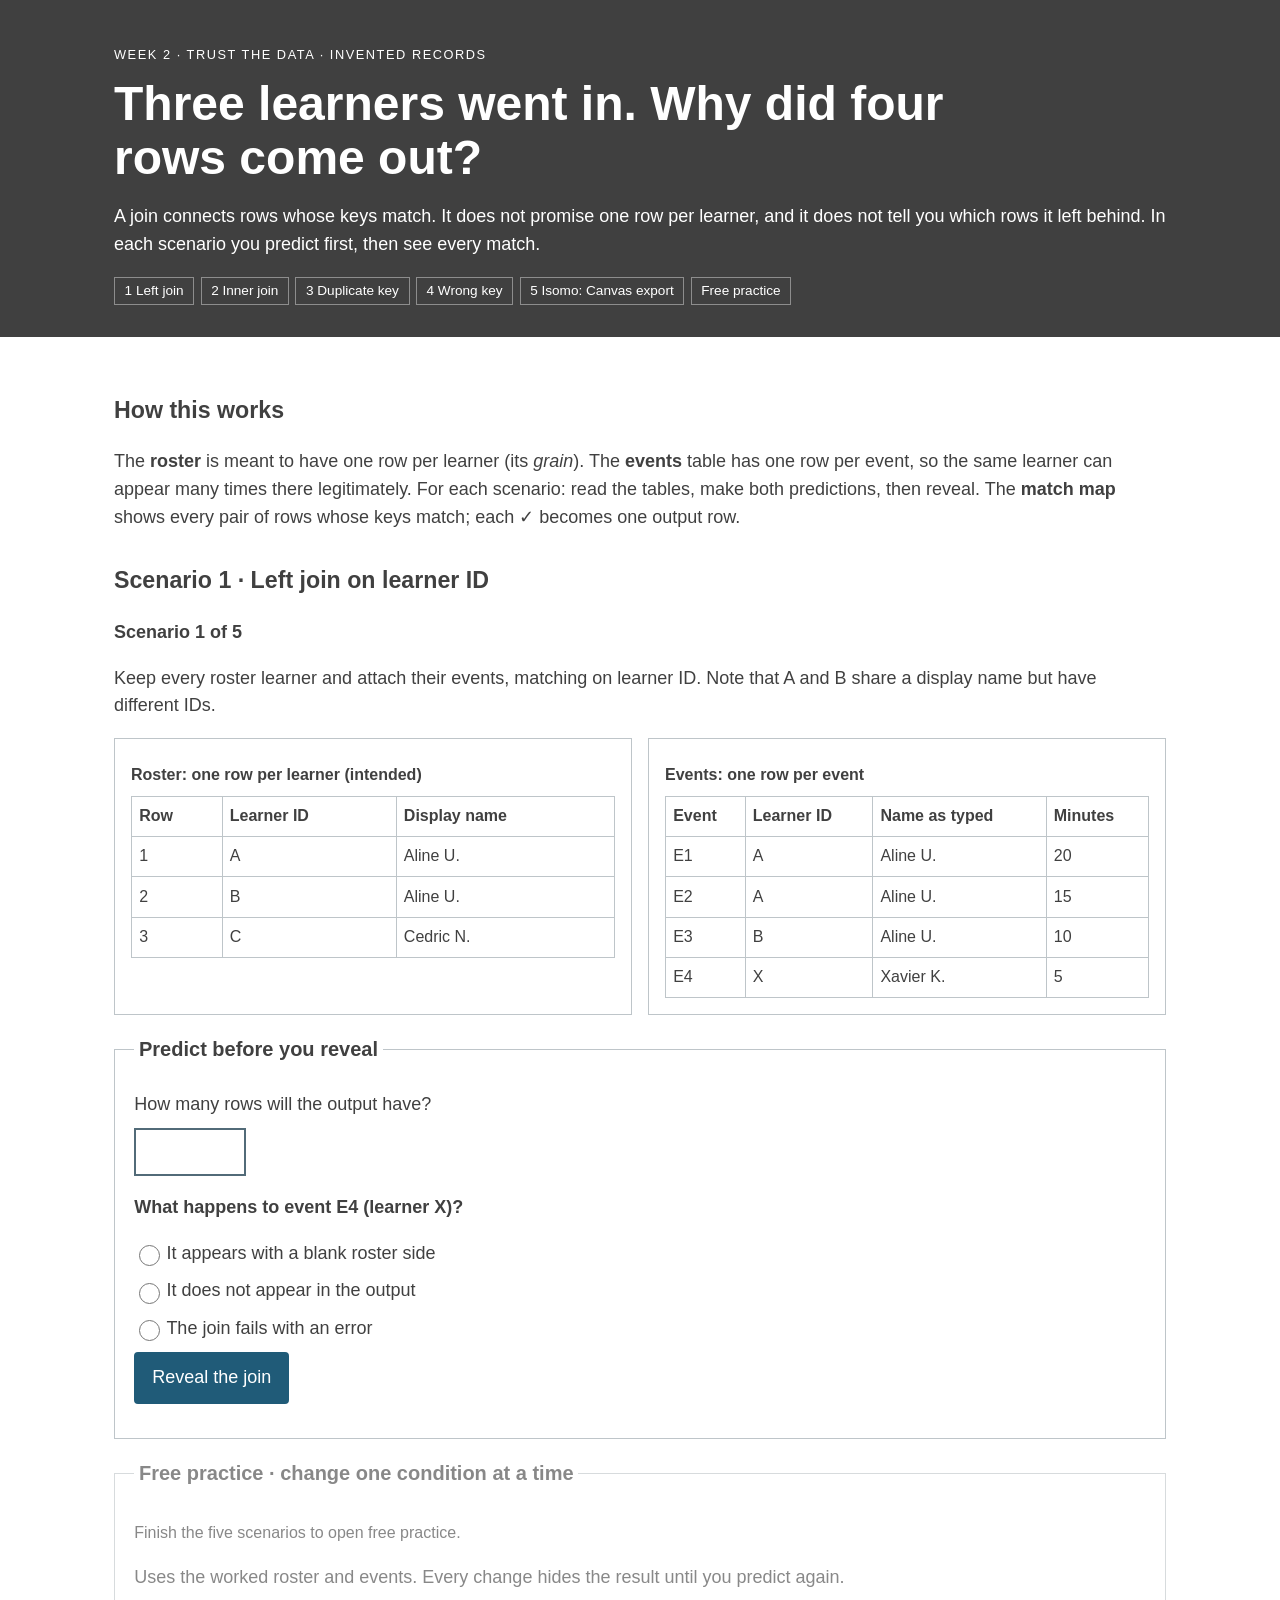
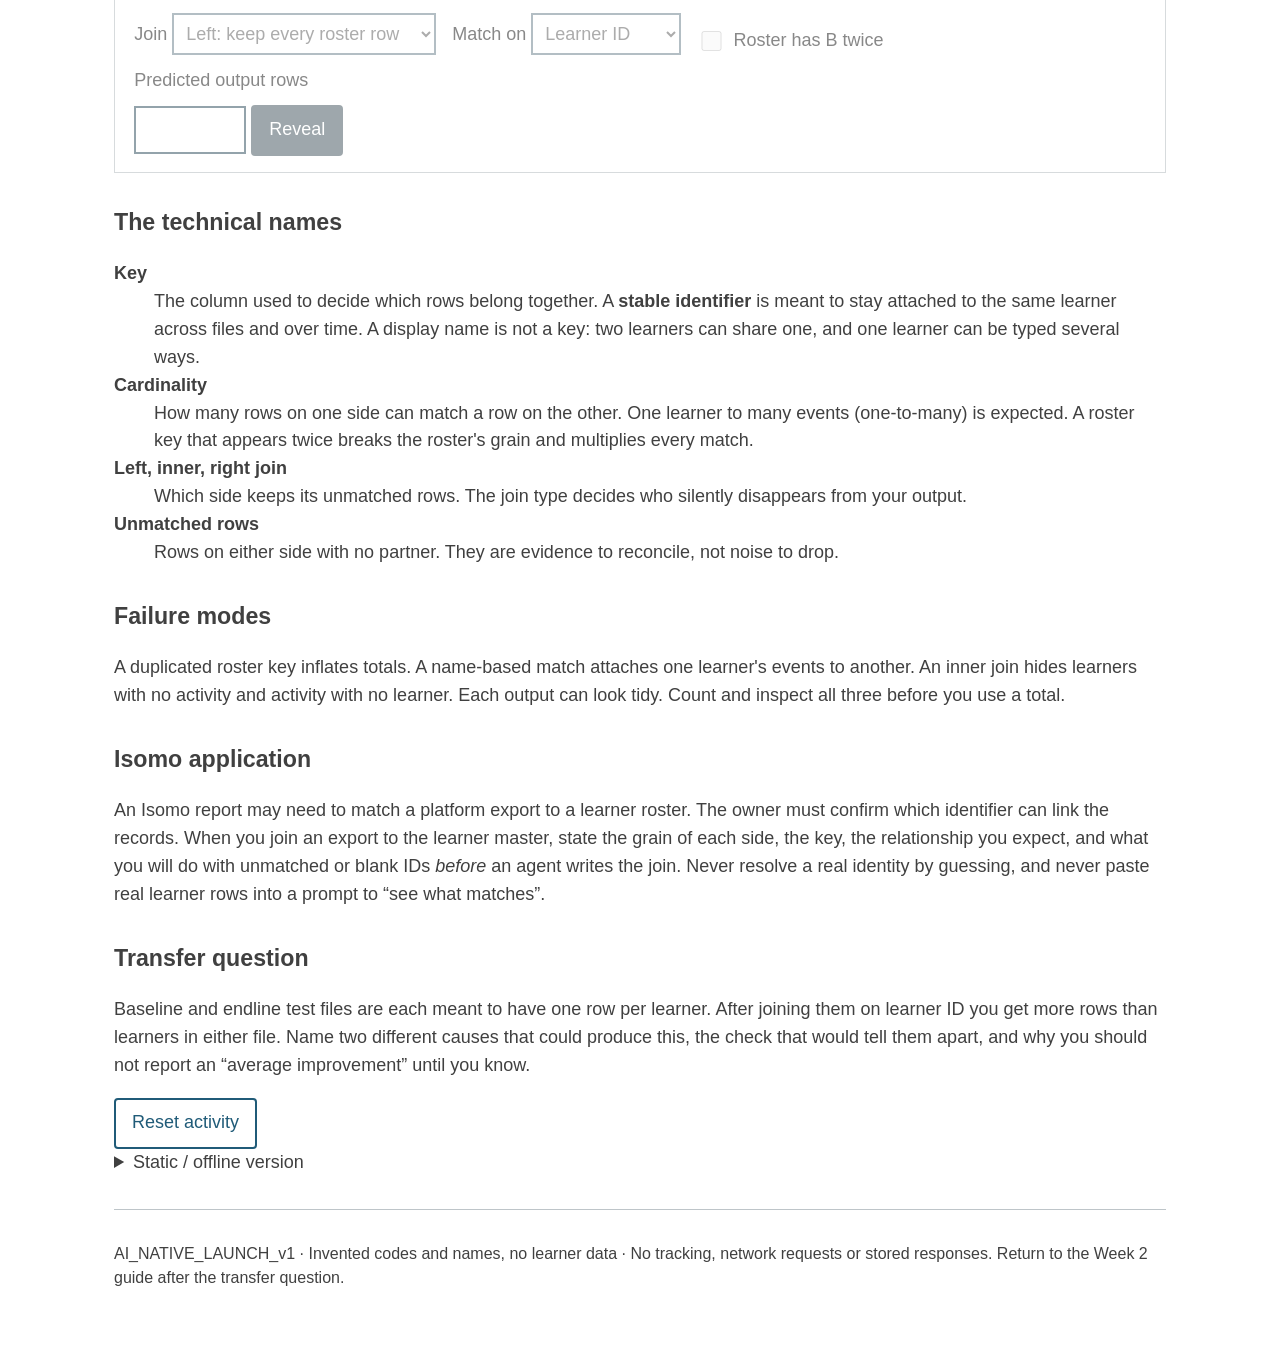
<file: data-fellows/week-02/join-ids/index.html>
<!doctype html><html lang="en"><head><link rel="icon" href="data:,"><meta charset="utf-8"><meta name="viewport" content="width=device-width,initial-scale=1"><title>Join and Identifier Simulator: Isomo Data Fellows</title><link rel="stylesheet" href="../../assets/launch.css"><script src="../../assets/join-ids.js" defer></script></head><body>
<a href="#main" class="skip">Skip to activity</a>
<header><div><p class="eyebrow">Week 2 · Trust the data · invented records</p><h1>Three learners went in. Why did four rows come out?</h1><p>A join connects rows whose keys match. It does not promise one row per learner, and it does not tell you which rows it left behind. In each scenario you predict first, then see every match.</p><ol class="steps" aria-label="Scenarios"><li>1 Left join</li><li>2 Inner join</li><li>3 Duplicate key</li><li>4 Wrong key</li><li>5 Isomo: Canvas export</li><li>Free practice</li></ol></div></header>
<main id="main">
<section aria-labeledby="how"><h2 id="how">How this works</h2><p>The <strong>roster</strong> is meant to have one row per learner (its <em>grain</em>). The <strong>events</strong> table has one row per event, so the same learner can appear many times there legitimately. For each scenario: read the tables, make both predictions, then reveal. The <strong>match map</strong> shows every pair of rows whose keys match; each ✓ becomes one output row.</p></section>

<section id="scenario" aria-labeledby="sc-title">
<h2 id="sc-title">Scenario</h2>
<p id="sc-progress" class="progress"></p>
<p id="sc-question"></p>
<div class="cards"><div class="panel scroll" id="roster"></div><div class="panel scroll" id="events"></div></div>
<fieldset id="predict"><legend>Predict before you reveal</legend>
<label for="pred-rows">How many rows will the output have?</label><input id="pred-rows" type="number" min="0" max="50" step="1" inputmode="numeric">
<p id="pred-choice-q"><strong></strong></p><div id="pred-choice"></div>
<button id="reveal">Reveal the join</button>
<p id="pred-msg" role="status" aria-live="polite"></p>
</fieldset>
<div id="outcome" hidden>
<h3>What happened</h3>
<div class="result" id="result" role="status" aria-live="polite"></div>
<div class="stats" id="stats"></div>
<div class="scroll" id="matrix"></div>
<div class="scroll" id="output"></div>
<div class="tray" id="tray"></div>
<p id="mechanism"></p>
<button id="next">Next scenario</button>
</div>
</section>

<fieldset id="free" disabled><legend>Free practice · change one condition at a time</legend><p class="locked">Finish the five scenarios to open free practice.</p>
<p>Uses the worked roster and events. Every change hides the result until you predict again.</p>
<div class="controls"><label>Join <select id="join"><option value="left">Left: keep every roster row</option><option value="inner">Inner: keep matches only</option><option value="right">Right: keep every event row</option></select></label><label>Match on <select id="key"><option value="id">Learner ID</option><option value="name">Display name</option></select></label><label><input id="duplicate" type="checkbox"> Roster has B twice</label></div>
<label for="free-pred">Predicted output rows</label><input id="free-pred" type="number" min="0" max="50" step="1" inputmode="numeric"> <button id="free-reveal">Reveal</button>
<div class="result" id="free-result" role="status" aria-live="polite"></div>
<div class="scroll" id="free-output"></div>
</fieldset>

<section><h2>The technical names</h2><dl>
<dt><strong>Key</strong></dt><dd>The column used to decide which rows belong together. A <strong>stable identifier</strong> is meant to stay attached to the same learner across files and over time. A display name is not a key: two learners can share one, and one learner can be typed several ways.</dd>
<dt><strong>Cardinality</strong></dt><dd>How many rows on one side can match a row on the other. One learner to many events (one-to-many) is expected. A roster key that appears twice breaks the roster's grain and multiplies every match.</dd>
<dt><strong>Left, inner, right join</strong></dt><dd>Which side keeps its unmatched rows. The join type decides who silently disappears from your output.</dd>
<dt><strong>Unmatched rows</strong></dt><dd>Rows on either side with no partner. They are evidence to reconcile, not noise to drop.</dd></dl></section>
<section><h2>Failure modes</h2><p>A duplicated roster key inflates totals. A name-based match attaches one learner's events to another. An inner join hides learners with no activity and activity with no learner. Each output can look tidy. Count and inspect all three before you use a total.</p></section>
<section><h2>Isomo application</h2><p>An Isomo report may need to match a platform export to a learner roster. The owner must confirm which identifier can link the records. When you join an export to the learner master, state the grain of each side, the key, the relationship you expect, and what you will do with unmatched or blank IDs <em>before</em> an agent writes the join. Never resolve a real identity by guessing, and never paste real learner rows into a prompt to “see what matches”.</p></section>
<section><h2>Transfer question</h2><p>Baseline and endline test files are each meant to have one row per learner. After joining them on learner ID you get more rows than learners in either file. Name two different causes that could produce this, the check that would tell them apart, and why you should not report an “average improvement” until you know.</p></section>
<button id="reset" class="secondary">Reset activity</button>
<details><summary>Static / offline version</summary><p>Roster: A Aline U., B Aline U., C Cedric N. Events: E1 A (20 min), E2 A (15), E3 B (10), E4 X (5); source total 50 minutes.</p><p><strong>1 Left join on ID:</strong> A matches E1 and E2 (2 rows), B matches E3 (1), C matches nothing but is kept with a blank side (1) = 4 rows. E4 has no roster learner and is left out; output minutes 45, not 50.</p><p><strong>2 Inner join:</strong> only matches: 3 rows. C and E4 both disappear.</p><p><strong>3 B listed twice, left join:</strong> each B row matches E3, so E3 appears twice: 5 rows, and minutes rise to 55 although nothing new happened.</p><p><strong>4 Match on display name:</strong> A and B share “Aline U.”, so each matches E1, E2 and E3: 3 + 3 + 1 (C) = 7 rows. The totals for A and B now include each other's events.</p><p><strong>5 Canvas export to learner master:</strong> roster L-101, L-102, L-103; export SUB-1 L-101 Engage, SUB-2 L-101 Expand, SUB-3 L-102 Engage, SUB-4 L-104 Engage, SUB-5 blank Engage. Left join = 4 rows. Two of three roster learners submitted Engage (67%). SUB-4 and SUB-5 are held for the owner; they are not added to the numerator or the roster.</p></details>
<noscript><p>JavaScript is disabled. Use the static version above and draw each match on paper.</p></noscript>
<footer class="small">AI_NATIVE_LAUNCH_v1 · Invented codes and names, no learner data · No tracking, network requests or stored responses. Return to the Week 2 guide after the transfer question.</footer>
</main></body></html>
</file>
<file: assets/style.css>
:root{--paper:#f7f5ee;--ink:#213832;--muted:#4d605a;--green:#185b45;--line:#b9c9bd;--light:#e8eee5;--white:#fffef9;--amber:#75451c;--focus:#175ba2}
*{box-sizing:border-box}html{scroll-behavior:smooth;scroll-padding-top:1.5rem}body{margin:0;background:var(--paper);color:var(--ink);font:1.0625rem/1.6 system-ui,-apple-system,"Segoe UI",sans-serif}a{color:var(--green);text-underline-offset:.2em}a:hover{text-decoration-thickness:2px}button,input,select{font:inherit}button,select,input[type=radio],input[type=checkbox]{cursor:pointer}button{border:2px solid var(--green);background:var(--green);color:white;padding:.65rem 1.1rem;border-radius:.3rem;font-weight:650;min-height:44px}button.secondary{background:transparent;color:var(--green)}button:hover{filter:brightness(.9)}:focus-visible{outline:3px solid var(--focus);outline-offset:4px}input[type=radio],input[type=checkbox]{width:1.2rem;height:1.2rem;accent-color:var(--green);flex-shrink:0}select{max-width:100%;width:100%;padding:.65rem;border:1px solid var(--muted);border-radius:.25rem;background:white;color:var(--ink);min-height:44px}fieldset{border:0;margin:0;padding:0;min-width:0}fieldset:disabled{opacity:.6}legend{font-weight:700;margin-bottom:.7rem}label.choice{display:flex;align-items:flex-start;gap:.6rem;padding:.65rem .35rem;min-height:44px}label.control{display:block;font-weight:650;margin:1rem 0 .4rem}p{margin:.5rem 0 1rem}h1,h2,h3{line-height:1.15;letter-spacing:-.025em}h1{font-size:clamp(2.25rem,4vw,3.8rem);max-width:22ch;margin:.7rem 0 1rem}h2{font-size:1.55rem;margin:.25rem 0 1rem}h3{font-size:1.15rem}small,.muted{color:var(--muted)}.skip{position:absolute;left:1rem;top:-6rem;z-index:10;background:white;padding:.8rem}.skip:focus{top:1rem}.top{border-bottom:1px solid var(--line);padding:1.2rem max(1rem,calc((100% - 1180px)/2));display:flex;justify-content:space-between;gap:1rem;align-items:center}.brand{text-decoration:none;font-weight:800;letter-spacing:.02em}.top span{font-size:.85rem;color:var(--muted)}main{max-width:1180px;margin:auto;padding:2.5rem 1.5rem 4rem}.eyebrow{text-transform:uppercase;letter-spacing:.12em;font-size:.78rem;font-weight:750;color:var(--green)}.lead{font-size:1.18rem;max-width:66ch}.meta{display:flex;gap:1rem;flex-wrap:wrap;font-size:.9rem;color:var(--muted);margin:1.5rem 0}.steps{display:flex;gap:1rem;flex-wrap:wrap;padding:1rem 0;border-top:1px solid var(--line);border-bottom:1px solid var(--line);margin:1.8rem 0 2rem}.steps a{font-size:.92rem}.section{padding:1.4rem 0 2rem;border-bottom:1px solid var(--line)}.split{display:grid;grid-template-columns:minmax(250px,.8fr) minmax(0,1.5fr);gap:2.2rem}.panel{background:var(--white);border:1px solid var(--line);border-radius:.45rem;padding:1.4rem}.panel + .panel{margin-top:1rem}.index-grid{display:grid;grid-template-columns:1fr 1fr;gap:1.5rem;margin:2rem 0}.index-grid a{display:block;text-decoration:none;padding:1.5rem;background:var(--white);border:1px solid var(--line);border-top:5px solid var(--green)}.index-grid a:hover{background:var(--light)}.index-grid h2{text-decoration:underline;text-underline-offset:.18em}.n{font:600 .85rem ui-monospace,monospace;color:var(--green);display:block;margin-bottom:.7rem}.metrics{display:grid;grid-template-columns:repeat(3,1fr);gap:.8rem;margin:1rem 0}.metric{background:var(--light);padding:1rem;border-top:3px solid var(--green)}.metric strong{display:block;font:500 2rem/1.1 ui-monospace,monospace;margin-bottom:.5rem}.metric span{font-size:.86rem}.equation{font-weight:750;font-size:1.15rem;padding:1rem;background:var(--light)}.feedback{padding:1rem 1.25rem;border-left:4px solid var(--green);background:var(--light);margin:1.25rem 0}.table-wrap{overflow:auto;max-width:100%;border:1px solid var(--line);margin:1rem 0}table{border-collapse:collapse;width:100%;font-size:.95rem;text-align:left}caption{text-align:left;padding:.7rem .8rem;font-weight:700;background:var(--light)}th,td{padding:.65rem .8rem;border-bottom:1px solid var(--line);vertical-align:top}thead th{background:var(--white);font-size:.85rem}tbody th{font:600 .9rem ui-monospace,monospace;white-space:nowrap}.rule-list{font-size:.95rem;padding-left:1.3rem}.actions{display:flex;gap:1rem;align-items:center;flex-wrap:wrap;margin:1rem 0}.status{font-size:.93rem;min-height:1.6rem}.note{border-left:3px solid var(--amber);padding-left:1rem;color:var(--amber)}details{margin:1.3rem 0;background:var(--white);padding:1rem;border:1px solid var(--line)}summary{cursor:pointer;font-weight:700;min-height:44px;display:list-item}footer{padding:1.5rem;border-top:1px solid var(--line);font-size:.85rem;color:var(--muted);text-align:center}.js-only{display:none}.js-ready .js-only{display:block}[hidden]{display:none!important}code{font-size:.9em;overflow-wrap:anywhere}#result{scroll-margin-top:1rem}.transfer{border-top:4px solid var(--green);padding-top:1rem}.wide-table{min-width:720px}.sr-only{position:absolute;width:1px;height:1px;padding:0;margin:-1px;overflow:hidden;clip:rect(0,0,0,0);white-space:nowrap;border:0}
@media(max-width:720px){main{padding:1.5rem 1rem 3rem}.split,.index-grid{grid-template-columns:1fr;gap:1.3rem}.top{padding:1rem;align-items:flex-start}.top span{max-width:14ch;text-align:right}.panel{padding:1rem}.metrics{gap:.4rem}.metric{padding:.65rem}.metric strong{font-size:1.6rem}.metric span{font-size:.78rem}.steps{gap:.7rem 1rem}.table-wrap{font-size:.9rem}th,td{padding:.5rem}}
@media(prefers-reduced-motion:reduce){html{scroll-behavior:auto}}
@media print{.top,.steps,.js-only,.skip{display:none!important}body{background:white;color:black}main{max-width:none;padding:0}details{display:block}details>*{display:block!important}.split{display:block}.panel{break-inside:avoid}.table-wrap{overflow:visible}.wide-table{min-width:0;font-size:.7rem}}
</file>
<file: data-fellows/assets/launch.css>
:root{color-scheme:light;--ink:#404040;--accent:#205b78;--line:#bec5c9;--paper:#ffffff;--ok:#1d6b3a;--okbg:#e3f3e8;--bad:#9b2c1f;--badbg:#fbe9e6;--hold:#7a4c00;--holdbg:#fff3d6}
*{box-sizing:border-box}body{margin:0;background:var(--paper);color:var(--ink);font:18px/1.55 Arial,sans-serif}main{max-width:1100px;margin:auto;padding:1.5rem}header{background:var(--ink);color:white;padding:2rem}header>div{max-width:1052px;margin:auto}h1{font-size:clamp(1.9rem,5vw,3rem);line-height:1.12;max-width:900px;margin:.3rem 0 .8rem}h2{font-size:1.45rem;margin-top:2rem}h3{font-size:1.1rem;margin:.6rem 0}.eyebrow{letter-spacing:.12em;text-transform:uppercase;font-size:.8rem}
button,select,input{font:inherit}button{padding:.6rem 1rem;border:2px solid var(--accent);background:var(--accent);color:white;border-radius:4px;cursor:pointer;min-height:44px}button.secondary{background:white;color:var(--accent)}button:disabled{background:#637279;border-color:#637279;color:white;cursor:not-allowed}
a{color:#07578a}a:focus-visible,button:focus-visible,input:focus-visible,select:focus-visible,summary:focus-visible{outline:4px solid #a24b00;outline-offset:3px}
select,input{padding:.5rem;max-width:100%;border:2px solid #526b78;background:white;color:var(--ink)}input[type=number]{width:7rem}label{display:block;margin:.6rem 0}input[type=checkbox],input[type=radio]{width:1.3rem;height:1.3rem;vertical-align:middle;margin-right:.4rem}
fieldset{border:1px solid var(--line);padding:1rem 1.2rem;margin:1.2rem 0;background:white;min-width:0}fieldset:disabled{opacity:.62}fieldset:disabled .locked{display:block}.locked{display:none;font-size:1rem}legend{font-weight:700;font-size:1.25rem;padding:0 .3rem}
.grid{display:grid;grid-template-columns:1fr 1fr;gap:1rem}.panel{background:white;border:1px solid var(--line);padding:1rem;min-width:0}
.result{border-left:6px solid var(--accent);padding:1rem;background:#edf5f9;overflow-wrap:anywhere;margin:.8rem 0}.result:empty{display:none}
table{border-collapse:collapse;width:100%;font-size:1rem}th,td{border:1px solid var(--line);padding:.45rem;text-align:left;vertical-align:top}caption{text-align:left;font-weight:bold;margin:.5rem 0}.scroll{overflow:auto}
pre{white-space:pre-wrap;overflow-wrap:anywhere;background:#e8eef2;padding:1rem;font:1rem/1.5 ui-monospace,monospace;margin:.5rem 0}code{font-family:ui-monospace,monospace;font-size:.95em;background:#e8eef2;padding:0 .2rem}
.skip{position:absolute;left:-999px}.skip:focus{left:1rem;top:1rem;background:white;padding:1rem;z-index:2}.small{font-size:1rem}.controls{display:flex;gap:1rem;flex-wrap:wrap;align-items:end}.controls label{margin:.2rem 0}
footer{padding:2rem 0;border-top:1px solid var(--line);margin-top:2rem}
.steps{display:flex;flex-wrap:wrap;gap:.4rem;padding:0;list-style:none;margin:.8rem 0 0}.steps li{border:1px solid #ffffff66;padding:.15rem .6rem;border-radius:0;font-size:.85rem}
/* Repository zones: color is always paired with a text label. */
.tree{list-style:none;padding:0;margin:0}.tree li{margin:.3rem 0}.tree button{width:100%;text-align:left;background:white;color:var(--ink);border:1px solid var(--line);border-left-width:8px;display:flex;justify-content:space-between;gap:.5rem;flex-wrap:wrap}.tree button[aria-pressed=true]{outline:3px solid var(--ink)}.tree .tag{font-size:.8rem;text-transform:uppercase;letter-spacing:.06em}
.z-instructions{border-left-color:#205b78!important}.z-source{border-left-color:#404040!important}.z-implementation{border-left-color:#53acda!important}.z-checks{border-left-color:#53acda!important;border-left-style:double!important}.z-communication{border-left-color:#a8bec7!important}.z-derived{border-left-color:#a8bec7!important;border-left-style:dashed!important}
.legend{display:grid;grid-template-columns:repeat(auto-fit,minmax(210px,1fr));gap:.5rem;margin:.8rem 0}.legend div{background:white;border:1px solid var(--line);border-left:8px solid;padding:.5rem .7rem;font-size:.95rem}
.fb{padding:.5rem .8rem;margin:.4rem 0;border-left:5px solid;font-size:1rem}.fb.ok{background:var(--okbg);border-color:var(--ok)}.fb.bad{background:var(--badbg);border-color:var(--bad)}.fb.hold{background:var(--holdbg);border-color:var(--hold)}
.sort{display:grid;grid-template-columns:1fr minmax(210px,auto);gap:.4rem 1rem;align-items:center;border-bottom:1px solid #dde6ea;padding:.4rem 0}.sort select{width:100%}
.diff .add{background:#e3f3e8;display:block}.diff .del{background:#fbe9e6;display:block}.diff .meta{color:#445a66;display:block;font-weight:700}
/* Join simulator */
.cards{display:grid;grid-template-columns:1fr 1fr;gap:1rem}.chip{display:inline-block;padding:0 .45rem;border-radius:4px;font-weight:700;font-family:ui-monospace,monospace;border:1px solid #526b78;background:#eef3f5}
.matrix td,.matrix th{text-align:center}.matrix td.match{background:#d8efe9;font-weight:700}.matrix th[scope=row]{text-align:left}
.stats{display:grid;grid-template-columns:repeat(auto-fit,minmax(160px,1fr));gap:.6rem;margin:.8rem 0}.stat{background:white;border:1px solid var(--line);padding:.6rem}.stat b{display:block;font-size:1.6rem}.stat.warn{border-color:#e5b459;background:var(--holdbg)}
.tray{border:2px dashed #e5b459;padding:.6rem .8rem;background:#fff;margin:.8rem 0}.tray h3{margin-top:0}
tr.dup td{background:var(--holdbg)}tr.nomatch td{color:#445a66;font-style:italic}.mult{font-size:.85rem;font-weight:700;color:var(--hold)}
.progress{font-weight:700}
@media(max-width:700px){.grid,.cards{grid-template-columns:1fr}header{padding:1.2rem}main{padding:1rem}th,td{padding:.3rem}.sort{grid-template-columns:1fr}}
</file>
